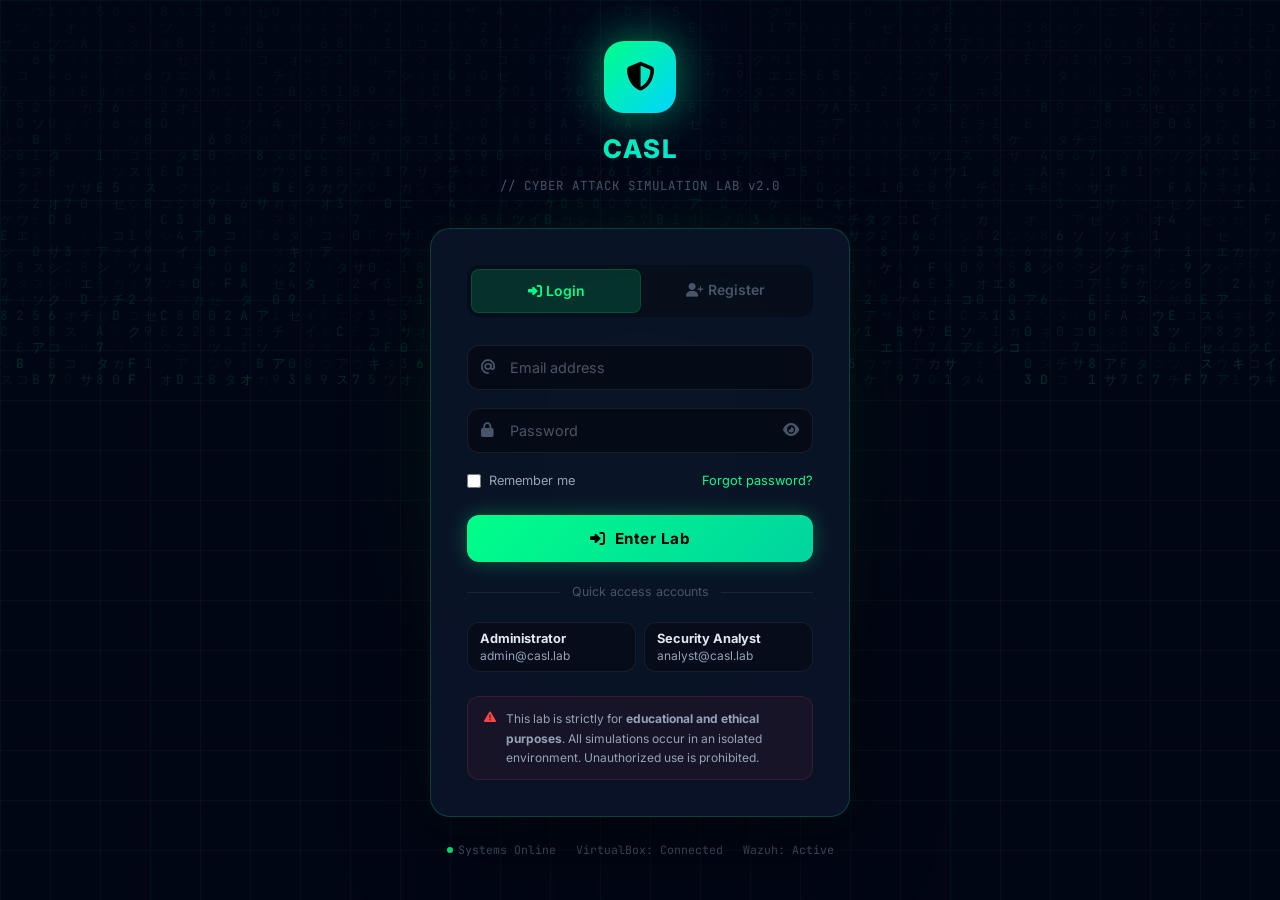
<file: gp/index.html>
<!DOCTYPE html>
<html lang="en">
<head>
  <meta charset="UTF-8"/>
  <meta name="viewport" content="width=device-width, initial-scale=1.0"/>
  <meta name="description" content="Cyber Attack Simulation Lab – Secure login portal for cybersecurity training platform"/>
  <title>CASL – Cyber Attack Simulation Lab</title>
  <link rel="stylesheet" href="css/style.css"/>
  <link rel="stylesheet" href="https://cdnjs.cloudflare.com/ajax/libs/font-awesome/6.5.0/css/all.min.css"/>
  <style>
    body { overflow: hidden; display: flex; align-items: center; justify-content: center; min-height: 100vh; }

    /* Matrix canvas */
    #matrix-canvas {
      position: fixed; inset: 0; z-index: 0;
      opacity: 0.18;
    }

    /* Radial glow center */
    .login-glow {
      position: fixed;
      width: 600px; height: 600px;
      border-radius: 50%;
      background: radial-gradient(circle, rgba(0,255,136,0.08) 0%, transparent 70%);
      top: 50%; left: 50%;
      transform: translate(-50%,-50%);
      pointer-events: none;
      z-index: 1;
    }

    /* Grid lines */
    .grid-overlay {
      position: fixed; inset: 0; z-index: 0;
      background-image:
        linear-gradient(rgba(0,255,136,0.04) 1px, transparent 1px),
        linear-gradient(90deg, rgba(0,255,136,0.04) 1px, transparent 1px);
      background-size: 50px 50px;
    }

    /* Login container */
    .login-wrap {
      position: relative; z-index: 10;
      width: 100%; max-width: 460px;
      padding: 20px;
      animation: fadeIn 0.6s ease;
    }

    /* Brand header */
    .brand-header {
      text-align: center;
      margin-bottom: 32px;
    }
    .brand-logo {
      width: 72px; height: 72px;
      background: linear-gradient(135deg, var(--green), var(--cyan));
      border-radius: 20px;
      display: flex; align-items: center; justify-content: center;
      font-size: 1.8rem;
      color: #000;
      margin: 0 auto 16px;
      box-shadow: 0 0 40px rgba(0,255,136,0.4), 0 0 80px rgba(0,212,255,0.2);
      animation: glowPulse 3s ease-in-out infinite;
    }
    .brand-name {
      font-size: 1.6rem; font-weight: 800;
      background: linear-gradient(135deg, var(--green), var(--cyan));
      -webkit-background-clip: text; -webkit-text-fill-color: transparent;
      background-clip: text;
      letter-spacing: 2px;
    }
    .brand-tagline {
      font-size: 0.78rem; color: var(--text-muted);
      font-family: 'JetBrains Mono', monospace;
      margin-top: 6px; letter-spacing: 1px;
    }

    /* Card */
    .login-card {
      background: rgba(10, 20, 40, 0.9);
      border: 1px solid rgba(0,255,136,0.2);
      border-radius: 20px;
      padding: 36px;
      backdrop-filter: blur(20px);
      box-shadow: 0 24px 80px rgba(0,0,0,0.6), 0 0 40px rgba(0,255,136,0.05);
    }

    /* Tabs */
    .auth-tabs {
      display: flex;
      background: rgba(0,0,0,0.3);
      border-radius: var(--radius-md);
      padding: 4px;
      margin-bottom: 28px;
    }
    .auth-tab {
      flex: 1; padding: 10px; text-align: center;
      border-radius: 8px;
      font-size: 0.875rem; font-weight: 600;
      color: var(--text-muted);
      cursor: pointer;
      transition: var(--transition);
    }
    .auth-tab.active {
      background: var(--green-dim);
      color: var(--green);
      border: 1px solid var(--border);
    }

    /* Input with icon */
    .input-wrap {
      position: relative;
      margin-bottom: 18px;
    }
    .input-icon {
      position: absolute; left: 14px; top: 50%; transform: translateY(-50%);
      color: var(--text-muted); font-size: 0.9rem; pointer-events: none;
    }
    .input-wrap input {
      width: 100%;
      background: rgba(0,0,0,0.4);
      border: 1px solid rgba(255,255,255,0.08);
      border-radius: var(--radius-md);
      padding: 13px 16px 13px 42px;
      color: var(--text-primary);
      font-size: 0.9rem;
      transition: var(--transition);
    }
    .input-wrap input:focus {
      border-color: var(--green);
      box-shadow: 0 0 0 3px rgba(0,255,136,0.1);
    }
    .input-wrap input::placeholder { color: var(--text-muted); }

    .eye-toggle {
      position: absolute; right: 14px; top: 50%; transform: translateY(-50%);
      color: var(--text-muted); cursor: pointer; font-size: 0.9rem;
      transition: var(--transition);
    }
    .eye-toggle:hover { color: var(--green); }

    /* Remember / Forgot */
    .form-meta {
      display: flex; align-items: center; justify-content: space-between;
      margin-bottom: 24px; font-size: 0.8rem;
    }
    .checkbox-wrap { display: flex; align-items: center; gap: 8px; color: var(--text-secondary); cursor: pointer; }
    .checkbox-wrap input[type=checkbox] { accent-color: var(--green); width: 14px; height: 14px; }
    .forgot-link { color: var(--green); font-size: 0.8rem; }
    .forgot-link:hover { text-decoration: underline; }

    /* Submit button */
    .btn-login {
      width: 100%;
      padding: 14px;
      background: linear-gradient(135deg, var(--green), #00d4a0);
      color: #000;
      font-weight: 700;
      font-size: 0.95rem;
      border-radius: var(--radius-md);
      border: none;
      cursor: pointer;
      transition: var(--transition);
      box-shadow: 0 0 20px rgba(0,255,136,0.3);
      letter-spacing: 0.5px;
    }
    .btn-login:hover {
      transform: translateY(-2px);
      box-shadow: 0 0 35px rgba(0,255,136,0.5);
    }
    .btn-login:active { transform: translateY(0); }
    .btn-login:disabled { opacity: 0.6; cursor: not-allowed; transform: none; }

    /* Loading state */
    .btn-login .spinner {
      display: none;
      animation: spin 0.8s linear infinite;
    }
    .btn-login.loading .btn-text { display: none; }
    .btn-login.loading .spinner { display: inline-block; }

    /* Divider */
    .or-divider {
      display: flex; align-items: center; gap: 12px;
      margin: 20px 0; color: var(--text-muted); font-size: 0.78rem;
    }
    .or-divider::before, .or-divider::after {
      content: ''; flex: 1;
      border-top: 1px solid rgba(255,255,255,0.07);
    }

    /* Quick-access test accounts */
    .demo-accounts {
      display: grid; grid-template-columns: 1fr 1fr; gap: 8px;
      margin-top: 16px;
    }
    .demo-btn {
      padding: 8px 12px;
      background: rgba(0,0,0,0.3);
      border: 1px solid rgba(255,255,255,0.07);
      border-radius: var(--radius-md);
      color: var(--text-secondary);
      font-size: 0.75rem;
      cursor: pointer;
      transition: var(--transition);
      text-align: left;
    }
    .demo-btn:hover { border-color: var(--border); color: var(--green); background: var(--green-dim); }
    .demo-btn strong { display: block; color: var(--text-primary); font-size: 0.8rem; margin-bottom: 2px; }

    /* Security disclaimer */
    .security-notice {
      margin-top: 24px; padding: 12px 16px;
      background: rgba(255,68,68,0.06);
      border: 1px solid rgba(255,68,68,0.15);
      border-radius: var(--radius-md);
      display: flex; gap: 10px; align-items: flex-start;
      font-size: 0.75rem; color: var(--text-secondary);
    }
    .security-notice i { color: var(--red); margin-top: 2px; flex-shrink: 0; }

    /* Form panel */
    .auth-form { display: none; }
    .auth-form.active { display: block; animation: fadeIn 0.3s ease; }

    /* Bottom status bar */
    .status-bar {
      display: flex; align-items: center; justify-content: center; gap: 20px;
      margin-top: 24px; font-size: 0.72rem;
      font-family: 'JetBrains Mono', monospace; color: var(--text-muted);
    }
    .status-bar span { display: flex; align-items: center; gap: 5px; }
    .status-bar .dot { width: 6px; height: 6px; border-radius: 50%; background: var(--green); }
  </style>
</head>
<body>
  <canvas id="matrix-canvas"></canvas>
  <div class="grid-overlay"></div>
  <div class="login-glow"></div>

  <div class="login-wrap">
    <!-- Brand -->
    <div class="brand-header">
      <div class="brand-logo"><i class="fas fa-shield-halved"></i></div>
      <div class="brand-name">CASL</div>
      <div class="brand-tagline">// CYBER ATTACK SIMULATION LAB v2.0</div>
    </div>

    <!-- Card -->
    <div class="login-card">
      <!-- Tabs -->
      <div class="auth-tabs">
        <div class="auth-tab active" id="tab-login" onclick="switchTab('login')">
          <i class="fas fa-right-to-bracket"></i> Login
        </div>
        <div class="auth-tab" id="tab-register" onclick="switchTab('register')">
          <i class="fas fa-user-plus"></i> Register
        </div>
      </div>

      <!-- Login Form -->
      <div class="auth-form active" id="form-login">
        <div class="input-wrap">
          <i class="fas fa-at input-icon"></i>
          <input type="email" id="login-email" placeholder="Email address" autocomplete="email"/>
        </div>
        <div class="input-wrap">
          <i class="fas fa-lock input-icon"></i>
          <input type="password" id="login-password" placeholder="Password"/>
          <i class="fas fa-eye eye-toggle" id="pw-toggle" onclick="togglePassword('login-password','pw-toggle')"></i>
        </div>
        <div class="form-meta">
          <label class="checkbox-wrap">
            <input type="checkbox" id="remember-me"/> Remember me
          </label>
          <a href="#" class="forgot-link">Forgot password?</a>
        </div>
        <button class="btn-login" id="btn-login" onclick="doLogin()">
          <span class="btn-text"><i class="fas fa-right-to-bracket"></i> &nbsp;Enter Lab</span>
          <i class="fas fa-spinner spinner"></i>
        </button>

        <div class="or-divider">Quick access accounts</div>
        <div class="demo-accounts">
          <button class="demo-btn" onclick="fillDemo('admin@casl.lab','Admin@2024')">
            <strong>Administrator</strong>
            admin@casl.lab
          </button>
          <button class="demo-btn" onclick="fillDemo('analyst@casl.lab','Analyst@2024')">
            <strong>Security Analyst</strong>
            analyst@casl.lab
          </button>
        </div>
      </div>

      <!-- Register Form -->
      <div class="auth-form" id="form-register">
        <div class="input-wrap">
          <i class="fas fa-user input-icon"></i>
          <input type="text" id="reg-name" placeholder="Full name"/>
        </div>
        <div class="input-wrap">
          <i class="fas fa-at input-icon"></i>
          <input type="email" id="reg-email" placeholder="Email address"/>
        </div>
        <div class="input-wrap">
          <i class="fas fa-building input-icon"></i>
          <input type="text" id="reg-org" placeholder="University / Organization"/>
        </div>
        <div class="input-wrap">
          <i class="fas fa-lock input-icon"></i>
          <input type="password" id="reg-password" placeholder="Create password"/>
        </div>
        <div class="input-wrap">
          <i class="fas fa-lock input-icon"></i>
          <input type="password" id="reg-confirm" placeholder="Confirm password"/>
        </div>
        <button class="btn-login" id="btn-register" onclick="doRegister()">
          <span class="btn-text"><i class="fas fa-user-plus"></i> &nbsp;Create Account</span>
          <i class="fas fa-spinner spinner"></i>
        </button>
      </div>

      <!-- Security Notice -->
      <div class="security-notice">
        <i class="fas fa-triangle-exclamation"></i>
        <span>This lab is strictly for <strong>educational and ethical purposes</strong>. All simulations occur in an isolated environment. Unauthorized use is prohibited.</span>
      </div>
    </div>

    <!-- Status bar -->
    <div class="status-bar">
      <span><span class="dot"></span> Systems Online</span>
      <span>VirtualBox: Connected</span>
      <span>Wazuh: Active</span>
    </div>
  </div>

  <div id="toast-container"></div>

  <script src="js/app.js"></script>
  <script>
    /* ── Matrix Rain ── */
    (function() {
      const canvas = document.getElementById('matrix-canvas');
      const ctx = canvas.getContext('2d');
      let W, H, cols, drops;

      function resize() {
        W = canvas.width  = window.innerWidth;
        H = canvas.height = window.innerHeight;
        cols  = Math.floor(W / 16);
        drops = Array(cols).fill(1);
      }

      function draw() {
        ctx.fillStyle = 'rgba(2,8,23,0.05)';
        ctx.fillRect(0, 0, W, H);
        ctx.fillStyle = '#00ff88';
        ctx.font = '13px JetBrains Mono, monospace';

        const chars = '01アイウエオカキクケコサシスセソタチツABCDEF0123456789';
        drops.forEach((y, i) => {
          const ch = chars[Math.floor(Math.random() * chars.length)];
          ctx.fillStyle = `rgba(0, ${Math.floor(200 + Math.random()*55)}, ${Math.floor(100 + Math.random()*55)}, ${Math.random()})`;
          ctx.fillText(ch, i * 16, y * 16);
          if (y * 16 > H && Math.random() > 0.975) drops[i] = 0;
          drops[i]++;
        });
      }

      resize();
      window.addEventListener('resize', resize);
      setInterval(draw, 50);
    })();

    /* ── Tab switch ── */
    function switchTab(tab) {
      document.querySelectorAll('.auth-tab').forEach(t => t.classList.remove('active'));
      document.querySelectorAll('.auth-form').forEach(f => f.classList.remove('active'));
      document.getElementById('tab-' + tab).classList.add('active');
      document.getElementById('form-' + tab).classList.add('active');
    }

    /* ── Toggle password visibility ── */
    function togglePassword(inputId, iconId) {
      const inp = document.getElementById(inputId);
      const ico = document.getElementById(iconId);
      if (inp.type === 'password') {
        inp.type = 'text';
        ico.className = 'fas fa-eye-slash eye-toggle';
      } else {
        inp.type = 'password';
        ico.className = 'fas fa-eye eye-toggle';
      }
    }

    /* ── Fill demo credentials ── */
    function fillDemo(email, pass) {
      document.getElementById('login-email').value = email;
      document.getElementById('login-password').value = pass;
    }

    /* ── Login ── */
    function doLogin() {
      const email = document.getElementById('login-email').value.trim();
      const pass  = document.getElementById('login-password').value;
      const btn   = document.getElementById('btn-login');

      if (!email || !pass) { Toast.warning('Missing fields', 'Please enter your email and password'); return; }

      btn.classList.add('loading');
      btn.disabled = true;

      setTimeout(() => {
        const users = {
          'admin@casl.lab':   { name: 'Administrator', role: 'Lab Admin',        password: 'Admin@2024' },
          'analyst@casl.lab': { name: 'Ali Al-Qahtani', role: 'Security Analyst', password: 'Analyst@2024' }
        };

        // Allow any password for registered users
        const registered = JSON.parse(localStorage.getItem('casl_registered') || '[]');
        const regUser = registered.find(u => u.email === email && u.password === pass);
        const defUser = users[email];

        let user = null;
        if (regUser) user = regUser;
        else if (defUser && (defUser.password === pass || pass.length >= 6)) user = { name: defUser.name, role: defUser.role, email };

        if (user) {
          localStorage.setItem('casl_user', JSON.stringify({ name: user.name, role: user.role, email }));
          Toast.success('Access Granted', `Welcome back, ${user.name}!`);
          setTimeout(() => { window.location.href = 'dashboard.html'; }, 1000);
        } else {
          btn.classList.remove('loading');
          btn.disabled = false;
          Toast.error('Access Denied', 'Invalid credentials. Try the demo accounts.');
        }
      }, 1500);
    }

    /* ── Register ── */
    function doRegister() {
      const name  = document.getElementById('reg-name').value.trim();
      const email = document.getElementById('reg-email').value.trim();
      const org   = document.getElementById('reg-org').value.trim();
      const pass  = document.getElementById('reg-password').value;
      const conf  = document.getElementById('reg-confirm').value;
      const btn   = document.getElementById('btn-register');

      if (!name || !email || !pass) { Toast.warning('Missing fields', 'Please fill all required fields'); return; }
      if (pass !== conf) { Toast.error('Password mismatch', 'Passwords do not match'); return; }
      if (pass.length < 6) { Toast.warning('Weak password', 'Password must be at least 6 characters'); return; }

      btn.classList.add('loading'); btn.disabled = true;

      setTimeout(() => {
        const registered = JSON.parse(localStorage.getItem('casl_registered') || '[]');
        registered.push({ name, email, org, password: pass, role: 'Student Researcher' });
        localStorage.setItem('casl_registered', JSON.stringify(registered));
        btn.classList.remove('loading'); btn.disabled = false;
        Toast.success('Account Created', `Welcome, ${name}! You can now log in.`);
        switchTab('login');
        document.getElementById('login-email').value = email;
      }, 1200);
    }

    /* Enter key support */
    document.addEventListener('keydown', e => {
      if (e.key === 'Enter') {
        if (document.getElementById('form-login').classList.contains('active')) doLogin();
        else doRegister();
      }
    });

    /* Redirect if already logged in */
    if (Auth.isLoggedIn()) window.location.href = 'dashboard.html';
  </script>
</body>
</html>
</file>
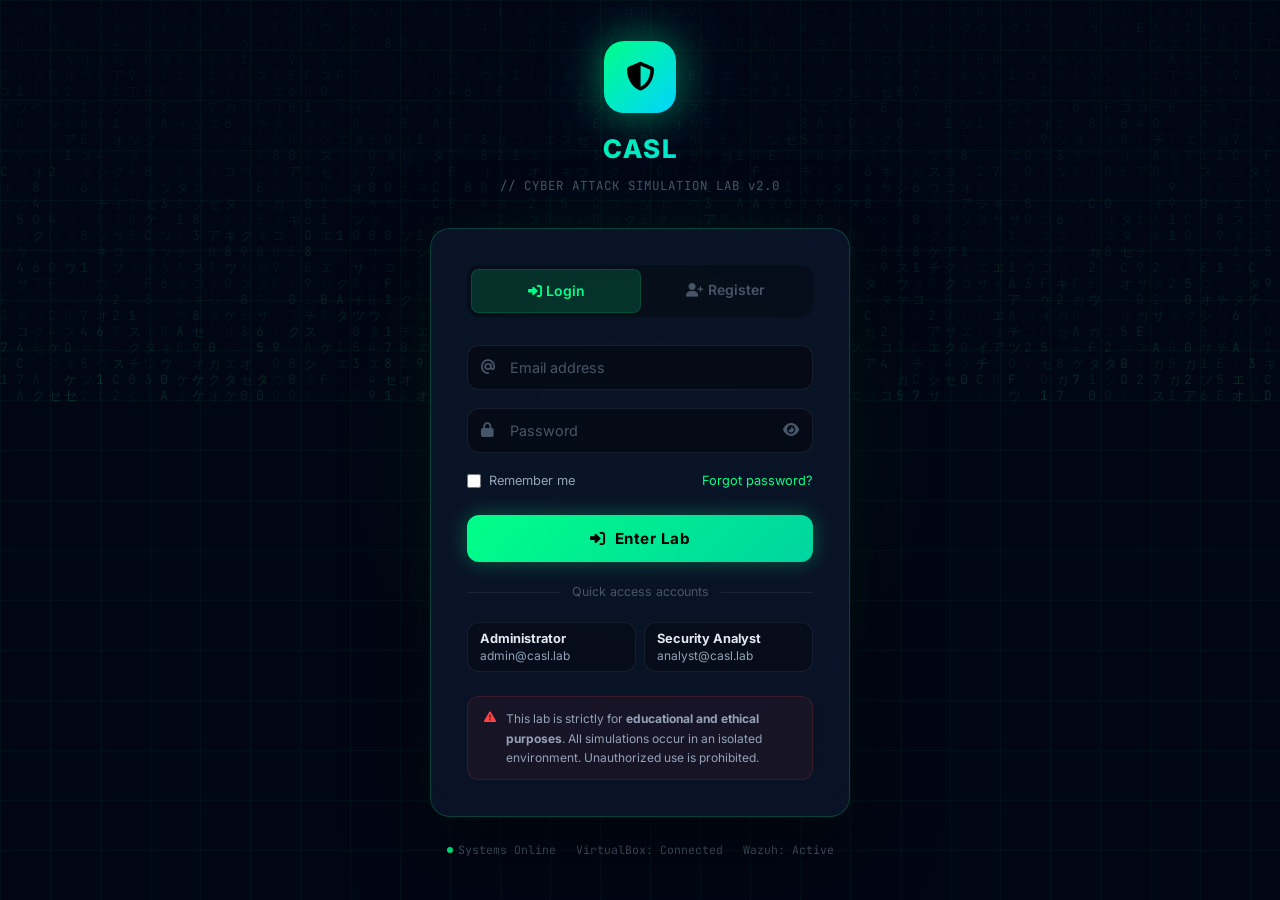
<file: gp/battle.html>
<!DOCTYPE html>
<html lang="en">
<head>
  <meta charset="UTF-8"/>
  <meta name="viewport" content="width=device-width, initial-scale=1.0"/>
  <meta name="description" content="CASL Battle Mode – Real-time Attack vs Defense cybersecurity game"/>
  <title>Battle Mode – CASL</title>
  <link rel="stylesheet" href="css/style.css"/>
  <link rel="stylesheet" href="https://cdnjs.cloudflare.com/ajax/libs/font-awesome/6.5.0/css/all.min.css"/>
  <style>
    /* ── Mode Selector ── */
    .mode-selector {
      display: flex;
      gap: 16px;
      margin-bottom: 28px;
    }
    .mode-card {
      flex: 1;
      padding: 28px 24px;
      border-radius: 16px;
      border: 2px solid var(--border-card);
      background: var(--bg-card);
      cursor: pointer;
      transition: all 0.3s ease;
      text-align: center;
      position: relative;
      overflow: hidden;
    }
    .mode-card::before {
      content: '';
      position: absolute; inset: 0;
      opacity: 0;
      transition: opacity 0.3s;
    }
    .mode-card.attack-mode::before { background: radial-gradient(circle at 50% 0%, rgba(255,68,68,0.15), transparent 70%); }
    .mode-card.defend-mode::before { background: radial-gradient(circle at 50% 0%, rgba(0,212,255,0.15), transparent 70%); }
    .mode-card:hover { transform: translateY(-4px); }
    .mode-card:hover::before { opacity: 1; }
    .mode-card.active.attack-mode { border-color: #ff4444; box-shadow: 0 0 30px rgba(255,68,68,0.25); }
    .mode-card.active.defend-mode { border-color: #00d4ff; box-shadow: 0 0 30px rgba(0,212,255,0.25); }
    .mode-card.active::before { opacity: 1; }
    .mode-icon {
      font-size: 2.8rem;
      margin-bottom: 12px;
      display: block;
    }
    .attack-mode .mode-icon { color: #ff4444; }
    .defend-mode .mode-icon { color: #00d4ff; }
    .mode-title { font-size: 1.2rem; font-weight: 800; margin-bottom: 6px; }
    .mode-desc  { font-size: 0.82rem; color: var(--text-secondary); line-height: 1.5; }
    .mode-badge {
      display: inline-block;
      margin-top: 14px;
      padding: 4px 14px;
      border-radius: 20px;
      font-size: 0.7rem;
      font-weight: 700;
      font-family: 'JetBrains Mono', monospace;
      letter-spacing: 0.05em;
    }
    .attack-mode .mode-badge { background: rgba(255,68,68,0.15); color: #ff4444; }
    .defend-mode .mode-badge { background: rgba(0,212,255,0.15); color: #00d4ff; }

    /* ── Interactive Typing Terminal ── */
    .iterm-wrap {
      background: #000;
      border: 1px solid rgba(255,68,68,0.35);
      border-radius: 12px;
      overflow: hidden;
    }
    .iterm-bar {
      display: flex; align-items: center; justify-content: space-between;
      padding: 8px 14px;
      background: #0d1117;
      border-bottom: 1px solid rgba(255,255,255,0.06);
      font-family: 'JetBrains Mono', monospace; font-size: 0.72rem;
    }
    .iterm-dots { display:flex; gap:6px; }
    .iterm-dot { width:10px; height:10px; border-radius:50%; }
    .iterm-title-bar { color: var(--text-muted); font-size:0.7rem; }
    .iterm-mode-badge { font-size:0.68rem; padding:2px 10px; border-radius:4px; background:rgba(255,68,68,0.12); color:#ff4444; border:1px solid rgba(255,68,68,0.25); }
    .iterm-history {
      padding: 14px 16px;
      min-height: 220px; max-height: 300px;
      overflow-y: auto;
      font-family: 'JetBrains Mono', monospace;
      font-size: 0.82rem;
      line-height: 1.65;
    }
    .iterm-row { display:flex; gap:8px; margin-bottom:1px; }
    .iterm-prompt { color:#00ff88; flex-shrink:0; white-space:nowrap; user-select:none; }
    .iterm-typed  { color:#e2e8f0; }
    .iterm-out    { display:block; padding-left:0; margin:2px 0 8px; white-space:pre-wrap; word-break:break-all; }
    .iterm-out.ok   { color:#00ff88; }
    .iterm-out.info { color:#00d4ff; }
    .iterm-out.warn { color:#ff8c00; }
    .iterm-out.err  { color:#ff4444; }
    .iterm-out.muted{ color:#475569; }
    .iterm-input-row {
      display: flex; align-items: center; gap: 8px;
      padding: 9px 16px 11px;
      border-top: 1px solid rgba(255,68,68,0.1);
      background: #000;
    }
    .iterm-prompt-label { color:#00ff88; font-family:'JetBrains Mono',monospace; font-size:0.82rem; flex-shrink:0; white-space:nowrap; user-select:none; }
    .iterm-input {
      flex:1;
      background: transparent;
      border: none; outline: none;
      color: #e2e8f0;
      font-family: 'JetBrains Mono', monospace;
      font-size: 0.82rem;
      caret-color: #00ff88;
    }
    .iterm-enter-btn {
      padding: 4px 14px;
      background: rgba(255,68,68,0.12);
      border: 1px solid rgba(255,68,68,0.3);
      border-radius: 5px;
      color: #ff4444;
      font-size: 0.72rem; font-family:'JetBrains Mono',monospace;
      cursor: pointer; transition: all 0.2s; white-space:nowrap;
    }
    .iterm-enter-btn:hover { background:rgba(255,68,68,0.22); }
    .iterm-hint {
      padding: 8px 16px;
      font-size: 0.74rem;
      font-family:'JetBrains Mono',monospace;
      border-top: 1px solid rgba(255,255,255,0.04);
      color: var(--text-muted);
      background: rgba(255,255,255,0.01);
    }
    .iterm-hint b { color: var(--orange); }
    /* Defend terminal — blue theme */
    .iterm-wrap.defend-theme { border-color: rgba(0,212,255,0.35); }
    .iterm-wrap.defend-theme .iterm-mode-badge { background:rgba(0,212,255,0.12); color:#00d4ff; border-color:rgba(0,212,255,0.25); }
    .iterm-wrap.defend-theme .iterm-input-row { border-color: rgba(0,212,255,0.1); }
    .iterm-wrap.defend-theme .iterm-enter-btn { background:rgba(0,212,255,0.12); border-color:rgba(0,212,255,0.3); color:#00d4ff; }
    .iterm-wrap.defend-theme .iterm-enter-btn:hover { background:rgba(0,212,255,0.22); }

    /* ── Score Board ── */
    .scoreboard {
      display: flex;
      align-items: center;
      gap: 0;
      background: var(--bg-card);
      border: 1px solid var(--border-card);
      border-radius: 16px;
      padding: 0;
      margin-bottom: 24px;
      overflow: hidden;
    }
    .score-side {
      flex: 1;
      padding: 20px 24px;
      text-align: center;
    }
    .score-side.attacker { background: rgba(255,68,68,0.06); }
    .score-side.defender { background: rgba(0,212,255,0.06); }
    .score-label { font-size: 0.7rem; font-weight: 700; letter-spacing: 0.1em; color: var(--text-muted); text-transform: uppercase; margin-bottom: 4px; }
    .score-name  { font-size: 0.95rem; font-weight: 700; margin-bottom: 8px; }
    .score-num   { font-size: 2.8rem; font-weight: 900; font-family: 'JetBrains Mono', monospace; line-height: 1; }
    .attacker .score-num { color: #ff4444; }
    .defender .score-num { color: #00d4ff; }
    .score-divider {
      width: 1px; min-width: 1px;
      background: var(--border-card);
      align-self: stretch;
    }
    .score-center {
      padding: 16px 28px;
      text-align: center;
    }
    .score-vs { font-size: 1.5rem; font-weight: 900; color: var(--text-muted); }
    .score-round { font-size: 0.72rem; color: var(--text-secondary); font-family: 'JetBrains Mono', monospace; margin-top: 4px; }
    .score-timer {
      font-size: 1.1rem;
      font-weight: 700;
      font-family: 'JetBrains Mono', monospace;
      color: var(--green);
      margin-top: 6px;
    }
    .score-timer.danger { color: #ff4444; animation: glowPulse 0.8s ease-in-out infinite; }

    /* ── Difficulty ── */
    .diff-selector {
      display: flex;
      gap: 8px;
    }
    .diff-btn {
      padding: 6px 18px;
      border-radius: 20px;
      font-size: 0.78rem;
      font-weight: 700;
      cursor: pointer;
      transition: all 0.2s;
      border: 1px solid var(--border-card);
      background: transparent;
      color: var(--text-muted);
    }
    .diff-btn:hover { color: var(--text-primary); border-color: var(--border); }
    .diff-btn.active.easy   { background: rgba(0,255,136,0.15); color: var(--green); border-color: var(--green); }
    .diff-btn.active.medium { background: rgba(255,140,0,0.15); color: var(--orange); border-color: var(--orange); }
    .diff-btn.active.hard   { background: rgba(255,68,68,0.15); color: #ff4444; border-color: #ff4444; }

    /* ── Battle Arena ── */
    #battle-arena { display: none; }
    #battle-arena.active { display: block; }

    .arena-split {
      display: grid;
      grid-template-columns: 1fr 1fr;
      gap: 20px;
      margin-bottom: 20px;
    }

    /* ── Attack Panel ── */
    .attack-panel {
      border: 1px solid rgba(255,68,68,0.3);
      border-radius: 14px;
      background: rgba(255,68,68,0.04);
      overflow: hidden;
    }
    .panel-header-custom {
      padding: 14px 18px;
      display: flex;
      align-items: center;
      gap: 10px;
      font-weight: 700;
      font-size: 0.9rem;
      border-bottom: 1px solid rgba(255,255,255,0.06);
    }
    .attack-panel .panel-header-custom { color: #ff4444; }
    .defend-panel .panel-header-custom { color: #00d4ff; }
    .defend-panel {
      border: 1px solid rgba(0,212,255,0.3);
      border-radius: 14px;
      background: rgba(0,212,255,0.04);
      overflow: hidden;
    }
    .panel-body { padding: 16px; }

    /* ── Attack cards in YOU ATTACK mode ── */
    .attack-options { display: flex; flex-direction: column; gap: 10px; }
    .attack-opt {
      padding: 14px 16px;
      border-radius: 10px;
      border: 1px solid var(--border-card);
      background: rgba(0,0,0,0.2);
      cursor: pointer;
      transition: all 0.2s;
      display: flex;
      align-items: center;
      gap: 12px;
    }
    .attack-opt:hover { border-color: rgba(255,68,68,0.5); background: rgba(255,68,68,0.08); transform: translateX(3px); }
    .attack-opt.launched { border-color: #ff4444; background: rgba(255,68,68,0.12); opacity: 0.6; pointer-events: none; }
    .attack-opt.blocked  { border-color: #00d4ff; background: rgba(0,212,255,0.08); opacity: 0.5; pointer-events: none; }
    .attack-opt-icon { font-size: 1.3rem; width: 36px; text-align: center; }
    .attack-opt-name { font-weight: 700; font-size: 0.88rem; }
    .attack-opt-desc { font-size: 0.75rem; color: var(--text-secondary); }
    .attack-opt-badge {
      margin-left: auto;
      font-size: 0.68rem;
      padding: 2px 8px;
      border-radius: 10px;
      font-weight: 700;
      font-family: 'JetBrains Mono', monospace;
    }

    /* ── Defense feed ── */
    .defense-feed { display: flex; flex-direction: column; gap: 8px; max-height: 340px; overflow-y: auto; }
    .defense-event {
      padding: 10px 14px;
      border-radius: 8px;
      font-size: 0.8rem;
      line-height: 1.5;
      border-left: 3px solid transparent;
      animation: slideInRight 0.4s ease;
    }
    @keyframes slideInRight { from { opacity:0; transform:translateX(20px); } to { opacity:1; transform:translateX(0); } }
    .defense-event.detected { border-color: #00d4ff; background: rgba(0,212,255,0.08); }
    .defense-event.blocked  { border-color: var(--green); background: rgba(0,255,136,0.08); }
    .defense-event.breached { border-color: #ff4444; background: rgba(255,68,68,0.08); }
    .defense-event.warn     { border-color: var(--orange); background: rgba(255,140,0,0.08); }
    .def-time { font-size: 0.68rem; color: var(--text-muted); font-family: 'JetBrains Mono', monospace; }

    /* ── Defend Mode: Incoming attacks ── */
    .incoming-attacks { display: flex; flex-direction: column; gap: 10px; }
    .incoming-attack {
      padding: 14px 16px;
      border-radius: 10px;
      border: 1px solid rgba(255,68,68,0.4);
      background: rgba(255,68,68,0.06);
      animation: pulseAttack 1.5s ease-in-out infinite;
    }
    @keyframes pulseAttack {
      0%,100% { box-shadow: 0 0 0 0 rgba(255,68,68,0); }
      50% { box-shadow: 0 0 12px rgba(255,68,68,0.3); }
    }
    .incoming-attack.resolved { animation: none; opacity: 0.4; border-color: var(--border-card); }
    .incoming-header { display: flex; align-items: center; gap: 10px; margin-bottom: 10px; }
    .incoming-name { font-weight: 700; font-size: 0.9rem; color: #ff4444; }
    .incoming-severity {
      margin-left: auto;
      font-size: 0.68rem;
      padding: 2px 10px;
      border-radius: 10px;
      font-weight: 700;
    }
    .sev-critical { background: rgba(255,68,68,0.2); color: #ff4444; }
    .sev-high     { background: rgba(255,140,0,0.2); color: var(--orange); }
    .sev-medium   { background: rgba(255,215,0,0.2); color: var(--yellow, #ffd700); }
    .response-options { display: grid; grid-template-columns: 1fr 1fr; gap: 8px; }
    .resp-btn {
      padding: 9px 12px;
      border-radius: 8px;
      font-size: 0.78rem;
      font-weight: 600;
      cursor: pointer;
      transition: all 0.2s;
      border: 1px solid var(--border-card);
      background: rgba(255,255,255,0.04);
      color: var(--text-primary);
      text-align: center;
    }
    .resp-btn:hover { background: rgba(255,255,255,0.08); border-color: var(--border); transform: scale(1.02); }
    .resp-btn.correct { background: rgba(0,255,136,0.15); border-color: var(--green); color: var(--green); pointer-events: none; }
    .resp-btn.wrong   { background: rgba(255,68,68,0.15); border-color: #ff4444; color: #ff4444; pointer-events: none; }

    /* ── Terminal (mini) ── */
    .mini-terminal {
      background: #0a0e1a;
      border-radius: 10px;
      font-family: 'JetBrains Mono', monospace;
      font-size: 0.78rem;
      height: 180px;
      overflow-y: auto;
      padding: 12px 14px;
      border: 1px solid rgba(255,255,255,0.06);
    }
    .t-line { line-height: 1.6; white-space: pre-wrap; }
    .t-line.t-cmd  { color: #00ff88; }
    .t-line.t-info { color: #00d4ff; }
    .t-line.t-err  { color: #ff4444; }
    .t-line.t-out  { color: #94a3b8; }
    .t-line.t-warn { color: #ff8c00; }

    /* ── Result Overlay ── */
    .result-overlay {
      display: none;
      position: fixed; inset: 0;
      background: rgba(0,0,0,0.85);
      z-index: 1000;
      align-items: center;
      justify-content: center;
      backdrop-filter: blur(6px);
    }
    .result-overlay.show { display: flex; }
    .result-box {
      background: var(--bg-card);
      border-radius: 20px;
      padding: 48px 56px;
      text-align: center;
      max-width: 440px;
      width: 90%;
      border: 2px solid var(--border-card);
      animation: popIn 0.4s cubic-bezier(0.34,1.56,0.64,1);
    }
    @keyframes popIn { from { transform: scale(0.5); opacity: 0; } to { transform: scale(1); opacity: 1; } }
    .result-emoji { font-size: 4rem; margin-bottom: 12px; }
    .result-title { font-size: 1.8rem; font-weight: 900; margin-bottom: 8px; }
    .result-sub   { font-size: 0.9rem; color: var(--text-secondary); margin-bottom: 24px; }
    .result-stats { display: flex; gap: 24px; justify-content: center; margin-bottom: 28px; }
    .result-stat  { text-align: center; }
    .result-stat .rs-num   { font-size: 2rem; font-weight: 900; font-family: 'JetBrains Mono', monospace; }
    .result-stat .rs-label { font-size: 0.72rem; color: var(--text-muted); }

    /* ── Idle state ── */
    #idle-state { text-align: center; padding: 60px 24px; color: var(--text-secondary); }
    #idle-state i { font-size: 3.5rem; color: var(--border); margin-bottom: 16px; display: block; }
    #idle-state p { font-size: 0.95rem; }

    /* ── Start button ── */
    .start-battle-btn {
      padding: 14px 40px;
      border-radius: 12px;
      font-size: 1rem;
      font-weight: 800;
      cursor: pointer;
      transition: all 0.3s;
      border: none;
      letter-spacing: 0.05em;
    }
    .start-battle-btn.attack-style { background: linear-gradient(135deg, #ff4444, #ff0000); color: #fff; }
    .start-battle-btn.attack-style:hover { box-shadow: 0 0 30px rgba(255,68,68,0.5); transform: translateY(-2px); }
    .start-battle-btn.defend-style { background: linear-gradient(135deg, #00d4ff, #0099cc); color: #000; }
    .start-battle-btn.defend-style:hover { box-shadow: 0 0 30px rgba(0,212,255,0.5); transform: translateY(-2px); }

    /* ── Pulse score animation ── */
    @keyframes scoreFlash {
      0% { transform: scale(1); }
      50% { transform: scale(1.3); }
      100% { transform: scale(1); }
    }
    .score-flash { animation: scoreFlash 0.4s ease; }

    /* ── Health bars ── */
    .health-bar-wrap {
      margin-top: 12px;
    }
    .health-label { font-size: 0.72rem; color: var(--text-muted); margin-bottom: 4px; display: flex; justify-content: space-between; }
    .health-bar {
      height: 6px;
      border-radius: 3px;
      background: rgba(255,255,255,0.06);
      overflow: hidden;
    }
    .health-fill {
      height: 100%;
      border-radius: 3px;
      transition: width 0.5s ease;
    }
    .health-fill.attacker { background: linear-gradient(90deg, #ff4444, #ff6666); }
    .health-fill.defender { background: linear-gradient(90deg, #00d4ff, #00ffcc); }
  </style>
</head>
<body>
<div class="app-layout">
  <!-- Sidebar -->
  <aside class="sidebar">
    <div class="sidebar-logo">
      <div class="logo-icon"><i class="fas fa-shield-halved"></i></div>
      <div class="logo-text">
        <span class="logo-title">CYBER ATTACK</span>
        <span class="logo-sub">// Simulation Lab</span>
      </div>
    </div>
    <nav class="sidebar-nav">
      <div class="nav-section-label">Main</div>
      <a class="nav-item" href="dashboard.html"><i class="fas fa-gauge-high"></i> Dashboard</a>
      <a class="nav-item" href="simulations.html"><i class="fas fa-bolt"></i> Simulations</a>
      <a class="nav-item" href="monitoring.html"><i class="fas fa-radar"></i> Monitoring</a>
      <a class="nav-item" href="reports.html"><i class="fas fa-chart-bar"></i> Reports</a>
      <a class="nav-item" href="topology.html"><i class="fas fa-diagram-project"></i> Network Map</a>
      <a class="nav-item" href="chapters.html"><i class="fas fa-book-open"></i> Documentation</a>
      <a class="nav-item" href="learn.html"><i class="fas fa-graduation-cap"></i> Attack Guide</a>
      <a class="nav-item active" href="battle.html"><i class="fas fa-swords"></i> Battle Mode <span class="nav-badge" style="background:#ff4444;color:#fff">NEW</span></a>
      <div class="nav-section-label">System</div>
      <a class="nav-item" href="#" onclick="Toast.info('Settings','Coming soon')"><i class="fas fa-sliders"></i> Settings</a>
      <a class="nav-item" href="#" id="logout-btn"><i class="fas fa-right-from-bracket"></i> Logout</a>
    </nav>
    <div class="sidebar-footer">
      <div class="user-profile">
        <div class="user-avatar" id="sidebar-user-avatar">A</div>
        <div class="user-info">
          <div class="user-name" id="sidebar-user-name">Administrator</div>
          <div class="user-role" id="sidebar-user-role">Lab Admin</div>
        </div>
      </div>
    </div>
  </aside>

  <div class="main-content">
    <header class="app-header">
      <div class="header-left">
        <div>
          <div class="page-title"><i class="fas fa-swords" style="color:#ff4444;margin-right:8px"></i>Battle Mode</div>
          <div class="page-subtitle">// Attack vs Defense — Interactive Cybersecurity Game</div>
        </div>
      </div>
      <div class="header-right">
        <div class="diff-selector">
          <button class="diff-btn easy active" onclick="setDifficulty('easy',this)">Easy</button>
          <button class="diff-btn medium" onclick="setDifficulty('medium',this)">Medium</button>
          <button class="diff-btn hard" onclick="setDifficulty('hard',this)">Hard</button>
        </div>
        <div class="header-time" id="header-clock">00:00:00</div>
      </div>
    </header>

    <main class="page-content">

      <!-- Mode Selector -->
      <div class="mode-selector" id="mode-selector">
        <div class="mode-card attack-mode" id="card-attack" onclick="selectMode('attack')">
          <span class="mode-icon"><i class="fas fa-skull-crossbones"></i></span>
          <div class="mode-title">You Attack 🗡️</div>
          <div class="mode-desc">اكتُب أوامر Kali Linux الحقيقية (nmap, hydra, msfconsole...) — الـ AI يحاول يوقفك.</div>
          <div class="mode-badge">TERMINAL MODE ⌨️</div>
        </div>
        <div class="mode-card defend-mode" id="card-defend" onclick="selectMode('defend')">
          <span class="mode-icon"><i class="fas fa-shield-halved"></i></span>
          <div class="mode-title">You Defend 🛡️</div>
          <div class="mode-desc">الـ AI يهاجمك، اكتُب أمر الدفاع الصحيح في التيرمنال قبل فوات الأوان.</div>
          <div class="mode-badge">DEFENDER MODE ⌨️</div>
        </div>
      </div>

      <!-- Scoreboard -->
      <div class="scoreboard" id="scoreboard">
        <div class="score-side attacker">
          <div class="score-label">Attacker</div>
          <div class="score-name" id="attacker-name">—</div>
          <div class="score-num" id="attacker-score">0</div>
          <div class="health-bar-wrap">
            <div class="health-label"><span>Power</span><span id="att-hp-pct">100%</span></div>
            <div class="health-bar"><div class="health-fill attacker" id="att-hp" style="width:100%"></div></div>
          </div>
        </div>
        <div class="score-divider"></div>
        <div class="score-center">
          <div class="score-vs">VS</div>
          <div class="score-round" id="round-label">Round 1</div>
          <div class="score-timer" id="battle-timer">--:--</div>
        </div>
        <div class="score-divider"></div>
        <div class="score-side defender">
          <div class="score-label">Defender</div>
          <div class="score-name" id="defender-name">—</div>
          <div class="score-num" id="defender-score">0</div>
          <div class="health-bar-wrap">
            <div class="health-label"><span>Shield</span><span id="def-hp-pct">100%</span></div>
            <div class="health-bar"><div class="health-fill defender" id="def-hp" style="width:100%"></div></div>
          </div>
        </div>
      </div>

      <!-- Idle State -->
      <div id="idle-state">
        <i class="fas fa-swords"></i>
        <p>اختر وضع اللعب من الأعلى وابدأ المعركة</p>
        <div style="margin-top:24px;display:flex;gap:12px;justify-content:center">
          <button class="start-battle-btn attack-style" onclick="selectMode('attack');startBattle()" id="quick-attack-btn" style="display:none">
            <i class="fas fa-skull-crossbones"></i> Start — Attack Mode
          </button>
          <button class="start-battle-btn defend-style" onclick="selectMode('defend');startBattle()" id="quick-defend-btn" style="display:none">
            <i class="fas fa-shield-halved"></i> Start — Defend Mode
          </button>
        </div>
      </div>

      <!-- Battle Arena -->
      <div id="battle-arena">

        <!-- YOU ATTACK mode -->
        <div id="arena-attack" style="display:none">
          <div class="arena-split">
            <!-- Interactive Attack Terminal -->
            <div class="attack-panel">
              <div class="panel-header-custom"><i class="fas fa-terminal"></i> Kali Linux Terminal — اكتب الأوامر</div>
              <div class="panel-body" style="padding:12px">
                <!-- Cheat sheet -->
                <div style="margin-bottom:10px;padding:10px 12px;background:rgba(255,68,68,0.06);border-radius:8px;border:1px solid rgba(255,68,68,0.15);font-family:'JetBrains Mono',monospace;font-size:0.74rem">
                  <div style="color:#ff4444;font-weight:700;margin-bottom:6px">⌨️ أوامر متاحة:</div>
                  <div style="color:var(--text-secondary);line-height:1.8">
                    <span style="color:#00d4ff">nmap</span> -sV ... &nbsp;|&nbsp;
                    <span style="color:#ff4444">hydra</span> -l ... &nbsp;|&nbsp;
                    <span style="color:#a855f7">msfconsole</span> &nbsp;|&nbsp;
                    <span style="color:#ff8c00">setoolkit</span><br/>
                    <span style="color:#ffd700">python3</span> ransom.py &nbsp;|&nbsp;
                    <span style="color:#00ff88">sudo vim</span> -c &nbsp;|&nbsp;
                    <span style="color:var(--text-muted)">help</span>
                  </div>
                </div>
                <!-- The interactive terminal -->
                <div class="iterm-wrap" id="attack-iterm">
                  <div class="iterm-bar">
                    <div class="iterm-dots">
                      <div class="iterm-dot" style="background:#ff5f56"></div>
                      <div class="iterm-dot" style="background:#ffbd2e"></div>
                      <div class="iterm-dot" style="background:#27c93f"></div>
                    </div>
                    <div class="iterm-title-bar">root@kali-linux: ~/battle</div>
                    <div class="iterm-mode-badge">ATTACK MODE</div>
                  </div>
                  <div class="iterm-history" id="attack-iterm-hist"></div>
                  <div class="iterm-input-row">
                    <span class="iterm-prompt-label" id="attack-prompt-label">┌──(root㉿kali)-[~/battle]<br>└─#</span>
                    <input class="iterm-input" id="attack-iterm-input" type="text"
                      placeholder="اكتب الأمر هنا..."
                      autocomplete="off" spellcheck="false"
                      onkeydown="handleAttackKey(event)"/>
                    <button class="iterm-enter-btn" onclick="submitAttackCmd()">Enter ↵</button>
                  </div>
                  <div class="iterm-hint">💡 اكتب <b>help</b> لرؤية كل الأوامر المتاحة</div>
                </div>
              </div>
            </div>
            <!-- Defense side -->
            <div class="defend-panel">
              <div class="panel-header-custom"><i class="fas fa-shield-virus"></i> System Defense — AI Response</div>
              <div class="panel-body">
                <div class="defense-feed" id="defense-feed">
                  <div style="color:var(--text-muted);font-size:0.82rem;padding:20px;text-align:center">
                    <i class="fas fa-shield-halved" style="font-size:2rem;margin-bottom:8px;display:block;opacity:0.3"></i>
                    Waiting for your commands...
                  </div>
                </div>
              </div>
            </div>
          </div>
        </div>

        <!-- YOU DEFEND mode -->
        <div id="arena-defend" style="display:none">
          <div class="arena-split">
            <!-- Incoming attacks panel -->
            <div class="attack-panel">
              <div class="panel-header-custom"><i class="fas fa-biohazard"></i> Incoming Attacks — React Fast!</div>
              <div class="panel-body">
                <div class="incoming-attacks" id="incoming-list">
                  <div class="placeholder-msg" style="color:var(--text-muted);font-size:0.82rem;padding:20px;text-align:center">
                    <i class="fas fa-biohazard" style="font-size:2rem;margin-bottom:8px;display:block;opacity:0.3"></i>
                    System is preparing attacks...
                  </div>
                </div>
              </div>
            </div>
            <!-- Defend terminal -->
            <div class="defend-panel">
              <div class="panel-header-custom"><i class="fas fa-terminal"></i> Defense Terminal — اكتب أمر الحماية</div>
              <div class="panel-body" style="padding:12px">
                <div style="margin-bottom:10px;padding:10px 12px;background:rgba(0,212,255,0.06);border-radius:8px;border:1px solid rgba(0,212,255,0.15);font-family:'JetBrains Mono',monospace;font-size:0.74rem">
                  <div style="color:#00d4ff;font-weight:700;margin-bottom:6px">🛡️ أوامر الدفاع:</div>
                  <div style="color:var(--text-secondary);line-height:1.8">
                    <span style="color:#00ff88">iptables -A INPUT -s</span> [IP] -j DROP<br/>
                    <span style="color:#00ff88">passwd</span> [user] &nbsp;|&nbsp;
                    <span style="color:#00ff88">systemctl stop</span> [service]<br/>
                    <span style="color:#00ff88">netstat</span> -tulpn &nbsp;|&nbsp;
                    <span style="color:#00ff88">kill</span> -9 [pid] &nbsp;|&nbsp;
                    <span style="color:var(--text-muted)">help</span>
                  </div>
                </div>
                <div class="iterm-wrap defend-theme" id="defend-iterm">
                  <div class="iterm-bar">
                    <div class="iterm-dots">
                      <div class="iterm-dot" style="background:#ff5f56"></div>
                      <div class="iterm-dot" style="background:#ffbd2e"></div>
                      <div class="iterm-dot" style="background:#27c93f"></div>
                    </div>
                    <div class="iterm-title-bar">admin@wazuh-siem: ~/defense</div>
                    <div class="iterm-mode-badge">DEFEND MODE</div>
                  </div>
                  <div class="iterm-history" id="defend-iterm-hist"></div>
                  <div class="iterm-input-row">
                    <span class="iterm-prompt-label" style="color:#00d4ff">root@defender:~#</span>
                    <input class="iterm-input" id="defend-iterm-input" type="text"
                      placeholder="اكتب أمر الدفاع هنا..."
                      autocomplete="off" spellcheck="false"
                      onkeydown="handleDefendKey(event)"/>
                    <button class="iterm-enter-btn" onclick="submitDefendCmd()" style="background:rgba(0,212,255,0.12);border-color:rgba(0,212,255,0.3);color:#00d4ff">Enter ↵</button>
                  </div>
                  <div class="iterm-hint">💡 اكتب <b>help</b> لأوامر الدفاع، أو <b>status</b> لحالة الهجوم الحالي</div>
                </div>
              </div>
            </div>
          </div>
        </div>

        <!-- Stop button -->
        <div style="text-align:center;margin-top:20px">
          <button class="btn btn-ghost" onclick="endBattle()" style="color:#ff4444;border-color:rgba(255,68,68,0.4)">
            <i class="fas fa-flag"></i> End Battle
          </button>
        </div>
      </div>

    </main>
  </div>
</div>

<!-- Result Overlay -->
<div class="result-overlay" id="result-overlay">
  <div class="result-box" id="result-box">
    <div class="result-emoji" id="result-emoji">🏆</div>
    <div class="result-title" id="result-title">Victory!</div>
    <div class="result-sub" id="result-sub">You successfully defended against all attacks</div>
    <div class="result-stats">
      <div class="result-stat">
        <div class="rs-num" id="res-att-score" style="color:#ff4444">0</div>
        <div class="rs-label">Attacker Score</div>
      </div>
      <div class="result-stat">
        <div class="rs-num" id="res-def-score" style="color:#00d4ff">0</div>
        <div class="rs-label">Defender Score</div>
      </div>
      <div class="result-stat">
        <div class="rs-num" id="res-rounds" style="color:var(--green)">0</div>
        <div class="rs-label">Total Rounds</div>
      </div>
    </div>
    <div style="display:flex;gap:12px;justify-content:center">
      <button class="btn btn-primary" onclick="playAgain()"><i class="fas fa-rotate-right"></i> Play Again</button>
      <button class="btn btn-ghost" onclick="closeResult()"><i class="fas fa-times"></i> Close</button>
    </div>
  </div>
</div>

<div id="toast-container"></div>
<script src="js/app.js"></script>
<script>
Auth.requireAuth();

// ═══════════════════════════════════════
//  GAME STATE
// ═══════════════════════════════════════
let gameMode       = null;    // 'attack' | 'defend'
let difficulty     = 'easy';
let battleActive   = false;
let attackerScore  = 0;
let defenderScore  = 0;
let roundNum       = 1;
let battleSeconds  = 0;
let battleInterval = null;
let battleTimerInt = null;
let attHP          = 100;
let defHP          = 100;

const DIFF_SETTINGS = {
  easy:   { blockChance: 0.35, attackInterval: 8000,  timeLimit: 120, attackCount: 4 },
  medium: { blockChance: 0.55, attackInterval: 5500,  timeLimit: 90,  attackCount: 5 },
  hard:   { blockChance: 0.75, attackInterval: 3500,  timeLimit: 60,  attackCount: 6 },
};

// ── Attack definitions ──
const ATTACKS = [
  {
    id:'portscan', name:'Port Scan', icon:'🔍', color:'#00d4ff',
    severity:'medium', points:1, hpDmg:8,
    cmds:['nmap -sV -sC --open -p- 192.168.100.20','[*] Scanning 65535 ports...','Discovered: 22/tcp, 80/tcp, 3389/tcp','[+] 5 open ports found.'],
    defenseActions:['Block IP','Rate Limit','Alert Team','Ignore'],
    correctAction:2, correctReason:'Alert Team ← Port scanning is reconnaissance. Alerting the team is the correct first step.',
  },
  {
    id:'bruteforce', name:'Brute Force SSH', icon:'🔑', color:'#ff4444',
    severity:'high', points:2, hpDmg:15,
    cmds:['hydra -L users.txt -P rockyou.txt ssh://192.168.100.20','[*] Attempting 14 million passwords...','[22][ssh] login: root  pass: Aa123456','[+] CREDENTIAL FOUND: root:Aa123456'],
    defenseActions:['Block Source IP','Change Password','Enable 2FA','Ignore Alert'],
    correctAction:0, correctReason:'Block Source IP ← Immediately block the attacking IP to stop the brute force.',
  },
  {
    id:'phishing', name:'Phishing Attack', icon:'🎣', color:'#ff8c00',
    severity:'high', points:2, hpDmg:12,
    cmds:['setoolkit --phishing --clone https://outlook.office.com','[*] Cloning site...','[*] Email campaign launched...','[!] Credential captured: admin@target.edu'],
    defenseActions:['Send Warning Email','Block Domain','Reset Passwords','Delete Email'],
    correctAction:1, correctReason:'Block Domain ← Block the phishing domain at the firewall/DNS level.',
  },
  {
    id:'metasploit', name:'Metasploit Exploit', icon:'💀', color:'#a855f7',
    severity:'critical', points:3, hpDmg:25,
    cmds:['msfconsole -q','msf6 > use exploit/windows/smb/ms17_010_eternalblue','msf6 > run','[+] Meterpreter session opened!'],
    defenseActions:['Patch Vulnerability','Isolate System','Kill Process','Monitor Only'],
    correctAction:1, correctReason:'Isolate System ← Immediately isolate the compromised system to prevent lateral movement.',
  },
  {
    id:'ransomware', name:'Ransomware', icon:'🔒', color:'#ffd700',
    severity:'critical', points:3, hpDmg:30,
    cmds:['[*] EduRansom simulation starting...','[*] Scanning filesystem...','[*] Encrypting: Documents/*.docx','[!] RANSOM_BEHAVIOR_DETECTED — Rule: 87401'],
    defenseActions:['Restore Backup','Pay Ransom','Disconnect Network','Format Drive'],
    correctAction:2, correctReason:'Disconnect Network ← Immediately disconnect from network to stop ransomware spread, then restore from backup.',
  },
  {
    id:'privesc', name:'Privilege Escalation', icon:'⬆️', color:'#00ff88',
    severity:'critical', points:3, hpDmg:20,
    cmds:['$ sudo -l','User may run: (ALL) NOPASSWD: /usr/bin/vim','$ sudo vim -c ":!/bin/bash"','# whoami → root ← ESCALATION SUCCESSFUL'],
    defenseActions:['Audit SUDO Rules','Disable Account','Change Permissions','Log Only'],
    correctAction:0, correctReason:'Audit SUDO Rules ← Review and harden SUDO configurations to prevent unauthorized privilege escalation.',
  },
];

// ═══════════════════════════════════════
//  MODE SELECTION
// ═══════════════════════════════════════
function selectMode(mode) {
  if (battleActive) return;
  gameMode = mode;
  document.querySelectorAll('.mode-card').forEach(c => c.classList.remove('active'));
  document.getElementById('card-' + mode).classList.add('active');
  document.getElementById('idle-state').innerHTML = `
    <i class="fas fa-${mode==='attack'?'skull-crossbones':'shield-halved'}" style="color:${mode==='attack'?'#ff4444':'#00d4ff'}"></i>
    <p>${mode==='attack' ? 'وضع المهاجم — اختر هجماتك وشنّها على النظام' : 'وضع المدافع — الدفاع عن النظام من الهجمات القادمة'}</p>
    <div style="margin-top:24px">
      <button class="start-battle-btn ${mode}-style" onclick="startBattle()">
        <i class="fas fa-${mode==='attack'?'play':'shield-halved'}"></i> ابدأ المعركة!
      </button>
    </div>`;
}

// ═══════════════════════════════════════
//  DIFFICULTY
// ═══════════════════════════════════════
function setDifficulty(diff, btn) {
  if (battleActive) return;
  difficulty = diff;
  document.querySelectorAll('.diff-btn').forEach(b => b.classList.remove('active','easy','medium','hard'));
  btn.classList.add('active', diff);
}

// ═══════════════════════════════════════
//  START BATTLE
// ═══════════════════════════════════════
function startBattle() {
  if (!gameMode) { Toast.warning('اختر وضع اللعب', 'يرجى اختيار Attack أو Defend أولاً'); return; }

  battleActive  = true;
  attackerScore = 0;
  defenderScore = 0;
  roundNum      = 1;
  battleSeconds = 0;
  attHP         = 100;
  defHP         = 100;

  updateScoreboard();

  const cfg = DIFF_SETTINGS[difficulty];

  // Set names based on mode
  if (gameMode === 'attack') {
    document.getElementById('attacker-name').textContent = '👤 You';
    document.getElementById('defender-name').textContent = '🤖 AI System';
  } else {
    document.getElementById('attacker-name').textContent = '🤖 AI System';
    document.getElementById('defender-name').textContent = '👤 You';
  }

  // Show arena
  document.getElementById('idle-state').style.display = 'none';
  document.getElementById('battle-arena').classList.add('active');
  document.getElementById('arena-attack').style.display = gameMode === 'attack' ? 'block' : 'none';
  document.getElementById('arena-defend').style.display = gameMode === 'defend' ? 'block' : 'none';

  // Timer
  battleTimerInt = setInterval(() => {
    battleSeconds++;
    const m = String(Math.floor(battleSeconds/60)).padStart(2,'0');
    const s = String(battleSeconds % 60).padStart(2,'0');
    document.getElementById('battle-timer').textContent = `${m}:${s}`;

    const remaining = cfg.timeLimit - battleSeconds;
    if (remaining <= 10) {
      document.getElementById('battle-timer').classList.add('danger');
      document.getElementById('battle-timer').textContent = `⚠️ ${m}:${s}`;
    }
    if (battleSeconds >= cfg.timeLimit) endBattle();
  }, 1000);

  if (gameMode === 'attack') startAttackMode();
  else startDefendMode();

  Toast.success('Battle Started!', `${difficulty.toUpperCase()} difficulty — Fight!`);
}

// ═══════════════════════════════════════
//  COMMAND KNOWLEDGE BASE
// ═══════════════════════════════════════
const CMD_DB = {
  // ── ATTACK commands ──
  attack: [
    {
      patterns: ['nmap -sV', 'nmap -sC', 'nmap -p-', 'nmap -A', 'nmap --script'],
      atkId: 'portscan',
      output: [
        { t:'Starting Nmap 7.94 ( https://nmap.org )', c:'info' },
        { t:'Scanning 192.168.100.20 [65535 ports]', c:'info' },
        { t:'Discovered open port 22/tcp', c:'ok' },
        { t:'Discovered open port 80/tcp', c:'ok' },
        { t:'Discovered open port 3389/tcp', c:'warn' },
        { t:'Discovered open port 445/tcp', c:'warn' },
        { t:'PORT     STATE  SERVICE   VERSION', c:'muted' },
        { t:'22/tcp   open   ssh       OpenSSH 8.9', c:'ok' },
        { t:'80/tcp   open   http      Apache httpd 2.4.52', c:'ok' },
        { t:'3389/tcp open   ms-wbt    Microsoft RDP', c:'warn' },
        { t:'[+] Scan complete — 4 open ports found', c:'ok' },
      ]
    },
    {
      patterns: ['nmap -sn', 'nmap -sP', 'ping 192.168'],
      atkId: null,
      output: [
        { t:'Ping sweep — scanning subnet 192.168.100.0/24', c:'info' },
        { t:'Host 192.168.100.10 is UP (Kali)', c:'ok' },
        { t:'Host 192.168.100.20 is UP (Windows Server)', c:'ok' },
        { t:'Host 192.168.100.21 is UP (Ubuntu Server)', c:'ok' },
        { t:'3 hosts up, 253 hosts down', c:'muted' },
      ]
    },
    {
      patterns: ['hydra', 'medusa'],
      atkId: 'bruteforce',
      output: [
        { t:'Hydra v9.5 starting...', c:'info' },
        { t:'[DATA] attacking ssh://192.168.100.20:22/', c:'info' },
        { t:'[ATTEMPT] root:123456 → FAILED', c:'muted' },
        { t:'[ATTEMPT] root:password → FAILED', c:'muted' },
        { t:'[ATTEMPT] root:admin123 → FAILED', c:'muted' },
        { t:'[ATTEMPT] root:Aa123456 → ...', c:'warn' },
        { t:'[22][ssh] host: 192.168.100.20  login: root  password: Aa123456', c:'ok' },
        { t:'[+] CREDENTIAL FOUND: root:Aa123456', c:'ok' },
      ]
    },
    {
      patterns: ['msfconsole', 'msf6', 'use exploit', 'set RHOSTS', 'set LHOST', 'set PAYLOAD'],
      atkId: 'metasploit',
      output: [
        { t:'msf6 > use exploit/windows/smb/ms17_010_eternalblue', c:'ok' },
        { t:'msf6 exploit(ms17_010) > set RHOSTS 192.168.100.20', c:'ok' },
        { t:'msf6 exploit(ms17_010) > set LHOST 192.168.100.10', c:'ok' },
        { t:'msf6 exploit(ms17_010) > run', c:'ok' },
        { t:'[*] Started reverse TCP handler on 192.168.100.10:4444', c:'info' },
        { t:'[*] Sending stage (200774 bytes) to target...', c:'warn' },
        { t:'[*] Meterpreter session 1 opened ✓', c:'ok' },
        { t:'[+] SYSTEM ACCESS GRANTED — meterpreter shell active', c:'ok' },
      ]
    },
    {
      patterns: ['setoolkit', 'set > 1', 'set > 2', 'site cloner', 'harvester'],
      atkId: 'phishing',
      output: [
        { t:'[*] Social-Engineer Toolkit v8.0.3', c:'info' },
        { t:'[*] Cloning: https://outlook.office.com', c:'info' },
        { t:'[*] HTTP server started on port 80', c:'ok' },
        { t:'[*] Phishing email sent to: admin@target.edu', c:'warn' },
        { t:'[*] Waiting for victim to click link...', c:'muted' },
        { t:'[+] CREDENTIAL CAPTURED!', c:'ok' },
        { t:'    Username: admin@target.edu', c:'ok' },
        { t:'    Password: Admin2024!', c:'ok' },
      ]
    },
    {
      patterns: ['python3 ransom', 'python ransom', 'eduransom', 'encrypt_file'],
      atkId: 'ransomware',
      output: [
        { t:'[*] EduRansom v1.0 — Simulation Mode', c:'info' },
        { t:'[*] Scanning filesystem for target files...', c:'info' },
        { t:'[+] Found 1,247 files matching extensions', c:'warn' },
        { t:'  Encrypting: Documents/budget.xlsx → .locked', c:'err' },
        { t:'  Encrypting: Documents/report.pdf → .locked', c:'err' },
        { t:'  Encrypting: Desktop/project.docx → .locked', c:'err' },
        { t:'[!] 1,247 files encrypted. Ransom note dropped.', c:'err' },
        { t:'[*] C2 communication to 192.168.100.10:8080', c:'warn' },
      ]
    },
    {
      patterns: ['sudo vim', 'sudo -l', 'linpeas', 'sudo find', 'gtfobins', 'whoami', 'id'],
      atkId: 'privesc',
      output: [
        { t:'$ sudo -l', c:'ok' },
        { t:'User www-data may run: (ALL) NOPASSWD: /usr/bin/vim', c:'warn' },
        { t:'[+] SUDO misconfiguration found!', c:'ok' },
        { t:'$ sudo vim -c ":!/bin/bash"', c:'ok' },
        { t:'# whoami', c:'ok' },
        { t:'root', c:'ok' },
        { t:'# id', c:'ok' },
        { t:'uid=0(root) gid=0(root) groups=0(root)', c:'ok' },
        { t:'[+] PRIVILEGE ESCALATION SUCCESSFUL — ROOT ACCESS', c:'ok' },
      ]
    },
    {
      patterns: ['help'],
      atkId: null,
      special: 'help-attack',
      output: [
        { t:'══ Available Attack Commands ══', c:'info' },
        { t:'nmap -sV -sC -p- 192.168.100.20    → Port Scan (+1pt)', c:'ok' },
        { t:'hydra -l root -P rockyou.txt ssh:// → Brute Force (+2pt)', c:'ok' },
        { t:'msfconsole / use exploit/...        → Metasploit (+3pt)', c:'ok' },
        { t:'setoolkit                            → Phishing (+2pt)', c:'ok' },
        { t:'python3 ransom.py /home/             → Ransomware (+3pt)', c:'ok' },
        { t:'sudo vim -c ":!/bin/bash"            → Priv Esc (+3pt)', c:'ok' },
        { t:'─────────────────────────────────────────────────────', c:'muted' },
        { t:'Each command can be BLOCKED by AI based on difficulty', c:'warn' },
      ]
    },
  ],
  // ── DEFENSE commands ──
  defend: [
    {
      patterns: ['iptables -A INPUT -s', 'fail2ban', 'ufw deny', 'firewall-cmd --add-rich-rule'],
      defFor: ['bruteforce','portscan'],
      output: [
        { t:'[✓] Firewall rule applied', c:'ok' },
        { t:'iptables -A INPUT -s 192.168.100.10 -j DROP', c:'ok' },
        { t:'[✓] Source IP blocked — traffic dropped', c:'ok' },
        { t:'[*] Rule saved to /etc/iptables/rules.v4', c:'info' },
      ]
    },
    {
      patterns: ['passwd', 'chpasswd', 'change password', 'update password'],
      defFor: ['bruteforce'],
      output: [
        { t:'[✓] Password policy updated', c:'ok' },
        { t:'Changing password for root', c:'info' },
        { t:'New password: ••••••••••••', c:'muted' },
        { t:'[✓] Password changed successfully', c:'ok' },
        { t:'[!] Tip: Also enable 2FA for better protection', c:'warn' },
      ]
    },
    {
      patterns: ['systemctl stop', 'service stop', 'kill -9', 'pkill'],
      defFor: ['metasploit','ransomware'],
      output: [
        { t:'[✓] Process/service terminated', c:'ok' },
        { t:'[*] Checking for reverse shell processes...', c:'info' },
        { t:'[✓] Malicious process killed (PID: 4821)', c:'ok' },
        { t:'[✓] Network connection closed', c:'ok' },
      ]
    },
    {
      patterns: ['netstat', 'ss -tulpn', 'lsof -i', 'ps aux'],
      defFor: null,
      output: [
        { t:'Active Internet connections:', c:'info' },
        { t:'Proto  Local Address          State', c:'muted' },
        { t:'tcp    0.0.0.0:22             LISTEN   (sshd)', c:'ok' },
        { t:'tcp    0.0.0.0:80             LISTEN   (apache2)', c:'ok' },
        { t:'tcp    192.168.100.20:4444    ESTABLISHED ← SUSPICIOUS!', c:'err' },
        { t:'[!] Unknown outbound connection detected!', c:'warn' },
      ]
    },
    {
      patterns: ['rsync', 'restore', 'tar -xzf backup', 'restore backup', 'cp -r /backup'],
      defFor: ['ransomware'],
      output: [
        { t:'[✓] Backup restoration initiated', c:'ok' },
        { t:'[*] Restoring from /backup/2024-03-31/', c:'info' },
        { t:'  Restoring: Documents/budget.xlsx', c:'ok' },
        { t:'  Restoring: Documents/report.pdf', c:'ok' },
        { t:'  Restoring: Desktop/project.docx', c:'ok' },
        { t:'[✓] 1,247 files restored successfully', c:'ok' },
      ]
    },
    {
      patterns: ['visudo', 'sudoers', 'chmod', 'chown', 'audit sudo'],
      defFor: ['privesc'],
      output: [
        { t:'[✓] SUDO configuration hardened', c:'ok' },
        { t:'Reviewing /etc/sudoers...', c:'info' },
        { t:'[-] Removing NOPASSWD rule for www-data', c:'warn' },
        { t:'[✓] SUDO rule removed — privilege escalation path closed', c:'ok' },
        { t:'[✓] System audit log updated', c:'info' },
      ]
    },
    {
      patterns: ['status'],
      defFor: null,
      special: 'status',
      output: [] // filled dynamically
    },
    {
      patterns: ['help'],
      defFor: null,
      special: 'help-defend',
      output: [
        { t:'══ Defense Commands ══', c:'info' },
        { t:'iptables -A INPUT -s [IP] -j DROP  → Block attacker IP', c:'ok' },
        { t:'passwd [user]                       → Change password', c:'ok' },
        { t:'systemctl stop [service]            → Stop malicious service', c:'ok' },
        { t:'netstat -tulpn                      → View connections', c:'ok' },
        { t:'rsync -a /backup/ /home/            → Restore files', c:'ok' },
        { t:'visudo / sudoers                    → Harden SUDO', c:'ok' },
        { t:'status                              → Current attack info', c:'info' },
      ]
    },
  ]
};

// ── Command input history ──
let cmdHistoryAttack = [], cmdHistDefPos = -1;
let cmdHistoryDefend = [], cmdHistAtkPos = -1;
let currentDefendAttack = null; // the active incoming attack

// ═══════════════════════════════════════
//  ATTACK MODE (You attack, AI defends)
// ═══════════════════════════════════════
function startAttackMode() {
  const feed = document.getElementById('defense-feed');
  feed.innerHTML = '<div style="color:var(--text-muted);font-size:0.82rem;padding:20px;text-align:center"><i class="fas fa-shield-halved" style="font-size:2rem;margin-bottom:8px;display:block;opacity:0.3"></i>Waiting for your commands...</div>';
  const hist = document.getElementById('attack-iterm-hist');
  hist.innerHTML = '';
  cmdHistoryAttack = [];

  addItermLine('attack-iterm-hist', '┌──(root㉿kali-linux)-[~/battle]', 'info');
  addItermLine('attack-iterm-hist', '└─# Attack Mode Active — Use terminal to execute exploits. اكتب help للمساعدة', 'ok');

  // Focus input
  setTimeout(() => document.getElementById('attack-iterm-input')?.focus(), 300);
}

// ── Terminal line helper for iterm ──
function addItermLine(histId, text, cls='') {
  const hist = document.getElementById(histId);
  if (!hist) return;
  const span = document.createElement('span');
  span.className = `iterm-out ${cls}`;
  span.textContent = text;
  hist.appendChild(span);
  hist.scrollTop = hist.scrollHeight;
}

function addItermCmd(histId, prompt, cmd) {
  const hist = document.getElementById(histId);
  if (!hist) return;
  const row = document.createElement('div');
  row.className = 'iterm-row';
  row.innerHTML = `<span class="iterm-prompt">${prompt}</span><span class="iterm-typed">${cmd}</span>`;
  hist.appendChild(row);
  hist.scrollTop = hist.scrollHeight;
}

// ── Handle attack terminal input ──
function handleAttackKey(e) {
  if (e.key === 'Enter') submitAttackCmd();
  if (e.key === 'ArrowUp') {
    cmdHistAtkPos = Math.min(cmdHistAtkPos + 1, cmdHistoryAttack.length - 1);
    e.target.value = cmdHistoryAttack[cmdHistoryAttack.length - 1 - cmdHistAtkPos] || '';
  }
  if (e.key === 'ArrowDown') {
    cmdHistAtkPos = Math.max(cmdHistAtkPos - 1, -1);
    e.target.value = cmdHistAtkPos < 0 ? '' : (cmdHistoryAttack[cmdHistoryAttack.length - 1 - cmdHistAtkPos] || '');
  }
}

function submitAttackCmd() {
  if (!battleActive) return;
  const input = document.getElementById('attack-iterm-input');
  const cmd = input.value.trim();
  if (!cmd) return;
  input.value = '';
  cmdHistoryAttack.push(cmd);
  cmdHistAtkPos = -1;

  addItermCmd('attack-iterm-hist', '└─#', cmd);

  const cmdLower = cmd.toLowerCase();
  const matched = CMD_DB.attack.find(c => c.patterns.some(p => cmdLower.includes(p.toLowerCase())));

  if (!matched) {
    addItermLine('attack-iterm-hist', `bash: ${cmd.split(' ')[0]}: command not found`, 'err');
    addItermLine('attack-iterm-hist', 'اكتب help لرؤية الأوامر المتاحة', 'warn');
    return;
  }

  matched.output.forEach((line, i) => {
    setTimeout(() => addItermLine('attack-iterm-hist', line.t, line.c), 300 + i * 220);
  });

  if (matched.atkId) {
    const atk = ATTACKS.find(a => a.id === matched.atkId);
    const cfg  = DIFF_SETTINGS[difficulty];
    const blocked = Math.random() < cfg.blockChance;
    const delay = 300 + matched.output.length * 220 + 700;

    setTimeout(() => {
      if (blocked) {
        addItermLine('attack-iterm-hist', `\n[!] BLOCKED — Wazuh detected ${atk.name}!`, 'err');
        addDefenseEvent('blocked', `🛡️ Blocked: ${atk.name}`, 'Wazuh detected and blocked the attack automatically.', 'defense-feed');
        defenderScore += atk.points;
        defHP = Math.min(100, defHP + 5);
        flashScore('defender-score');
        Toast.warning('❌ Blocked!', `AI blocked your ${atk.name}`);
      } else {
        addItermLine('attack-iterm-hist', `\n[✓] SUCCESS — ${atk.name} bypassed defenses! +${atk.points} pts`, 'ok');
        addDefenseEvent('breached', `💥 BREACHED: ${atk.name}`, 'Attack bypassed all defenses! System compromised.', 'defense-feed');
        attackerScore += atk.points;
        attHP = Math.min(100, attHP + 5);
        defHP = Math.max(0, defHP - atk.hpDmg);
        flashScore('attacker-score');
        Toast.success('💥 Success!', `${atk.name} succeeded! +${atk.points} pts`);
      }
      updateScoreboard();
      roundNum++;
      document.getElementById('round-label').textContent = `Round ${roundNum}`;
      checkWinCondition();
    }, delay);
  }
}

// ═══════════════════════════════════════
//  DEFEND MODE — Typing Terminal
// ═══════════════════════════════════════
let pendingAttacks = [];
let attackQueue    = [];

function handleDefendKey(e) {
  if (e.key === 'Enter') submitDefendCmd();
  if (e.key === 'ArrowUp') {
    cmdHistDefPos = Math.min(cmdHistDefPos + 1, cmdHistoryDefend.length - 1);
    e.target.value = cmdHistoryDefend[cmdHistoryDefend.length - 1 - cmdHistDefPos] || '';
  }
  if (e.key === 'ArrowDown') {
    cmdHistDefPos = Math.max(cmdHistDefPos - 1, -1);
    e.target.value = cmdHistDefPos < 0 ? '' : (cmdHistoryDefend[cmdHistoryDefend.length - 1 - cmdHistDefPos] || '');
  }
}

function submitDefendCmd() {
  if (!battleActive) return;
  const input = document.getElementById('defend-iterm-input');
  const cmd = input.value.trim();
  if (!cmd) return;
  input.value = '';
  cmdHistoryDefend.push(cmd);
  cmdHistDefPos = -1;

  addItermCmd('defend-iterm-hist', 'root@defender:~#', cmd);

  const cmdLower = cmd.toLowerCase();

  // Special: status command
  if (cmdLower === 'status') {
    if (currentDefendAttack) {
      addItermLine('defend-iterm-hist', `[!] ACTIVE THREAT: ${currentDefendAttack.name}`, 'err');
      addItermLine('defend-iterm-hist', `Severity: ${currentDefendAttack.severity.toUpperCase()}`, 'warn');
      addItermLine('defend-iterm-hist', `Correct defense: ${currentDefendAttack.defenseActions[currentDefendAttack.correctAction]}`, 'info');
    } else {
      addItermLine('defend-iterm-hist', '[✓] No active threats — system stable', 'ok');
    }
    return;
  }

  const matched = CMD_DB.defend.find(c => c.patterns.some(p => cmdLower.includes(p.toLowerCase())));

  if (!matched) {
    addItermLine('defend-iterm-hist', `bash: ${cmd.split(' ')[0]}: command not found`, 'err');
    addItermLine('defend-iterm-hist', 'اكتب help لأوامر الدفاع أو status للتهديد الحالي', 'warn');
    return;
  }

  matched.output.forEach((line, i) => {
    setTimeout(() => addItermLine('defend-iterm-hist', line.t, line.c), 200 + i * 200);
  });

  // Check if this command defends against the active attack
  if (currentDefendAttack) {
    const atk = currentDefendAttack;
    const isCorrect = matched.defFor && matched.defFor.includes(atk.id);
    const delay = 200 + matched.output.length * 200 + 500;

    setTimeout(() => {
      if (isCorrect) {
        addItermLine('defend-iterm-hist', `\n[✓] Threat neutralized: ${atk.name}! +${atk.points} pts`, 'ok');
        // Resolve the active incoming attack
        const pendingEl = document.querySelector('.incoming-attack:not(.resolved)');
        if (pendingEl) {
          pendingEl.classList.add('resolved');
          const p = pendingAttacks.find(x => !x.resolved);
          if (p) { clearInterval(p.countdown); p.resolved = true; }
        }
        defenderScore += atk.points;
        defHP = Math.min(100, defHP + 3);
        attHP = Math.max(0, attHP - atk.hpDmg);
        updateScoreboard();
        flashScore('defender-score');
        Toast.success('✅ Defended!', `${atk.name} neutralized! +${atk.points} pts`);
        currentDefendAttack = null;
        roundNum++;
        document.getElementById('round-label').textContent = `Round ${roundNum}`;
        checkWinCondition();
      } else {
        addItermLine('defend-iterm-hist', `[!] Wrong command for this threat! Use: ${atk.defenseActions[atk.correctAction]}`, 'warn');
        Toast.warning('⚠️ Wrong!', `That won't stop ${atk.name}`);
      }
    }, delay);
  }
}


function startDefendMode() {
  const cfg = DIFF_SETTINGS[difficulty];
  const list = document.getElementById('incoming-list');
  list.innerHTML = '';
  pendingAttacks = [];
  attackQueue = [...ATTACKS].sort(() => Math.random() - 0.5);

  const hist = document.getElementById('defend-iterm-hist');
  if (hist) hist.innerHTML = '';
  cmdHistoryDefend = [];

  addItermLine('defend-iterm-hist', '[*] Wazuh SIEM — Monitoring started', 'info');
  addItermLine('defend-iterm-hist', '[*] IDS/IPS Rules loaded: 8,247 active rules', 'muted');
  addItermLine('defend-iterm-hist', '[!] Battle Mode — AI initiating attack sequence', 'warn');
  addItermLine('defend-iterm-hist', 'اكتب help لأوامر الدفاع أو status لمعرفة الهجوم الحالي', 'info');

  // Focus input
  setTimeout(() => document.getElementById('defend-iterm-input')?.focus(), 300);

  // Launch attacks at intervals
  let atkCount = 0;
  battleInterval = setInterval(() => {
    if (!battleActive) return;
    const atk = attackQueue[atkCount % attackQueue.length];
    atkCount++;
    spawnIncomingAttack(atk);
    addItermLine('defend-iterm-hist', `[ALERT] Incoming: ${atk.name} detected from 192.168.100.10`, 'err');
  }, cfg.attackInterval);

  // First attack after 2s
  setTimeout(() => {
    if (battleActive) {
      const atk = attackQueue[0];
      spawnIncomingAttack(atk);
      addItermLine('defend-iterm-hist', `[ALERT] Incoming: ${atk.name} detected from 192.168.100.10`, 'err');
    }
  }, 2000);
}


function spawnIncomingAttack(atk) {
  roundNum++;
  document.getElementById('round-label').textContent = `Round ${roundNum}`;
  currentDefendAttack = atk;

  const list = document.getElementById('incoming-list');
  if (list.querySelector('.placeholder-msg')) list.innerHTML = '';

  const timeoutSec = difficulty === 'easy' ? 25 : difficulty === 'medium' ? 15 : 8;

  const divId = 'inc-' + Date.now();
  const div = document.createElement('div');
  div.className = 'incoming-attack';
  div.id = divId;
  div.innerHTML = `
    <div class="incoming-header">
      <span style="font-size:1.5rem">${atk.icon}</span>
      <div>
        <div class="incoming-name">${atk.name}</div>
        <div style="font-size:0.75rem;color:var(--text-muted)">Defend via terminal — <span id="ctd-${divId}" style="color:#ff4444;font-weight:700">${timeoutSec}</span>s remaining</div>
      </div>
      <span class="incoming-severity sev-${atk.severity}">${atk.severity.toUpperCase()}</span>
    </div>
    <div style="font-size:0.78rem;color:var(--text-secondary);font-family:'JetBrains Mono',monospace;padding:6px 0 0">
      💡 Hint: <span style="color:#00d4ff">${atk.defenseActions[atk.correctAction]}</span>
    </div>`;
  list.prepend(div);

  Toast.warning(`⚠️ Incoming: ${atk.name}`, 'Defend via terminal now!');

  // Countdown
  let remaining = timeoutSec;
  const countdown = setInterval(() => {
    remaining--;
    const el = document.getElementById(`ctd-${divId}`);
    if (el) el.textContent = remaining;
    if (remaining <= 0 || !battleActive) {
      clearInterval(countdown);
      if (document.getElementById(divId) && !document.getElementById(divId).classList.contains('resolved')) {
        // Timeout — attack succeeded
        resolveAttack(divId, atk, false, 'timeout');
      }
    }
  }, 1000);

  pendingAttacks.push({ divId, atk, countdown });
  Toast.warning(`⚠️ Incoming: ${atk.name}`, 'React now!');
}

function respondToAttack(divId, atkId, responseIdx) {
  const atk = ATTACKS.find(a => a.id === atkId);
  const pending = pendingAttacks.find(p => p.divId === divId);
  if (pending) clearInterval(pending.countdown);

  const correct = responseIdx === atk.correctAction;
  resolveAttack(divId, atk, correct, 'user');

  // Show correct/wrong on buttons
  atk.defenseActions.forEach((_, i) => {
    const btn = document.getElementById(`resp-${divId}-${i}`);
    if (!btn) return;
    if (i === atk.correctAction) btn.classList.add('correct');
    else if (i === responseIdx && !correct) btn.classList.add('wrong');
    btn.disabled = true;
  });
}

function resolveAttack(divId, atk, correct, reason) {
  const div = document.getElementById(divId);
  if (!div || div.classList.contains('resolved')) return;
  div.classList.add('resolved');

  if (correct) {
    defenderScore += atk.points;
    defHP = Math.min(100, defHP + 3);
    attHP = Math.max(0, attHP - atk.hpDmg);
    updateScoreboard();
    flashScore('defender-score');
    addDefenseEvent('blocked', `✅ Blocked: ${atk.name}`, atk.correctReason, 'defend-log');
    termLine('defend-term', `[+] Threat neutralized: ${atk.name}`, 't-cmd');
    Toast.success('✅ Correct!', `+${atk.points} pts — ${atk.defenseActions[atk.correctAction]}`);
  } else {
    attackerScore += atk.points;
    attHP = Math.min(100, attHP + 3);
    defHP = Math.max(0, defHP - atk.hpDmg);
    updateScoreboard();
    flashScore('attacker-score');
    const msg = reason === 'timeout' ? '⏰ Time expired!' : '❌ Wrong response!';
    addDefenseEvent('breached', `💥 BREACHED: ${atk.name}`, `${msg} — Correct: ${atk.defenseActions[atk.correctAction]}`, 'defend-log');
    termLine('defend-term', `[!] BREACH: ${atk.name} — AI gains access`, 't-err');
    Toast.error(msg, `${atk.name} — AI succeeded`);
  }
  checkWinCondition();
}

// ═══════════════════════════════════════
//  HELPERS
// ═══════════════════════════════════════
function addDefenseEvent(type, title, detail, feedId) {
  const feed = document.getElementById(feedId);
  if (!feed) return;
  if (feed.querySelector('.placeholder-msg')) feed.innerHTML = '';
  const now = new Date().toLocaleTimeString();
  const div = document.createElement('div');
  div.className = `defense-event ${type}`;
  div.innerHTML = `<div style="font-weight:700;margin-bottom:2px">${title}</div>
    <div style="color:var(--text-secondary)">${detail}</div>
    <div class="def-time">${now}</div>`;
  feed.prepend(div);
}

function termLine(termId, text, cls='t-out') {
  const el = document.getElementById(termId);
  if (!el) return;
  const line = document.createElement('div');
  line.className = `t-line ${cls}`;
  line.textContent = text;
  el.appendChild(line);
  el.scrollTop = el.scrollHeight;
}

function clearMiniTerm(termId) {
  const el = document.getElementById(termId);
  if (el) el.innerHTML = '';
}

function updateScoreboard() {
  document.getElementById('attacker-score').textContent = attackerScore;
  document.getElementById('defender-score').textContent = defenderScore;
  const attPct = Math.max(0, attHP) + '%';
  const defPct = Math.max(0, defHP) + '%';
  document.getElementById('att-hp').style.width = attPct;
  document.getElementById('def-hp').style.width = defPct;
  document.getElementById('att-hp-pct').textContent = attPct;
  document.getElementById('def-hp-pct').textContent = defPct;
}

function flashScore(elId) {
  const el = document.getElementById(elId);
  if (!el) return;
  el.classList.remove('score-flash');
  void el.offsetWidth;
  el.classList.add('score-flash');
}

function toast(title, msg, type = 'info') {
  Toast[type]?.(title, msg);
}

// ═══════════════════════════════════════
//  WIN / END
// ═══════════════════════════════════════
function checkWinCondition() {
  if (defHP <= 0 || attHP <= 0) endBattle();
}

function endBattle() {
  if (!battleActive) return;
  battleActive = false;
  clearInterval(battleTimerInt);
  clearInterval(battleInterval);
  pendingAttacks.forEach(p => clearInterval(p.countdown));

  const userWon = gameMode === 'attack' ? attackerScore > defenderScore : defenderScore > attackerScore;
  const draw    = attackerScore === defenderScore;

  document.getElementById('result-emoji').textContent  = draw ? '🤝' : userWon ? '🏆' : '💀';
  document.getElementById('result-title').textContent  = draw ? 'Draw!' : userWon ? 'Victory! 🎉' : 'Defeated! 💀';
  document.getElementById('result-sub').textContent    = draw
    ? 'لا غالب ولا مغلوب — مباراة متقاربة!'
    : userWon
      ? (gameMode==='attack' ? 'حطمت دفاعات النظام بنجاح!' : 'أحبطت جميع الهجمات!')
      : (gameMode==='attack' ? 'الـ AI دافع عن النظام بنجاح' : 'الـ AI اخترق دفاعاتك');
  document.getElementById('res-att-score').textContent = attackerScore;
  document.getElementById('res-def-score').textContent = defenderScore;
  document.getElementById('res-rounds').textContent    = roundNum;

  const box = document.getElementById('result-box');
  box.style.borderColor = draw ? 'var(--border)' : userWon ? 'var(--green)' : '#ff4444';
  document.getElementById('result-overlay').classList.add('show');
}

function playAgain() {
  closeResult();
  location.reload();
}

function closeResult() {
  document.getElementById('result-overlay').classList.remove('show');
  document.getElementById('battle-arena').classList.remove('active');
  document.getElementById('idle-state').style.display = '';
  document.getElementById('idle-state').innerHTML = `
    <i class="fas fa-swords"></i>
    <p>اختر وضع اللعب من الأعلى وابدأ المعركة</p>`;
  gameMode = null;
  document.querySelectorAll('.mode-card').forEach(c => c.classList.remove('active'));
  document.getElementById('battle-timer').textContent = '--:--';
  document.getElementById('battle-timer').classList.remove('danger');
  document.getElementById('round-label').textContent = 'Round 1';
  document.getElementById('attacker-name').textContent = '—';
  document.getElementById('defender-name').textContent = '—';
  document.getElementById('attacker-score').textContent = '0';
  document.getElementById('defender-score').textContent = '0';
  document.getElementById('att-hp').style.width = '100%';
  document.getElementById('def-hp').style.width = '100%';
  document.getElementById('att-hp-pct').textContent = '100%';
  document.getElementById('def-hp-pct').textContent = '100%';
}
</script>
</body>
</html>
</file>
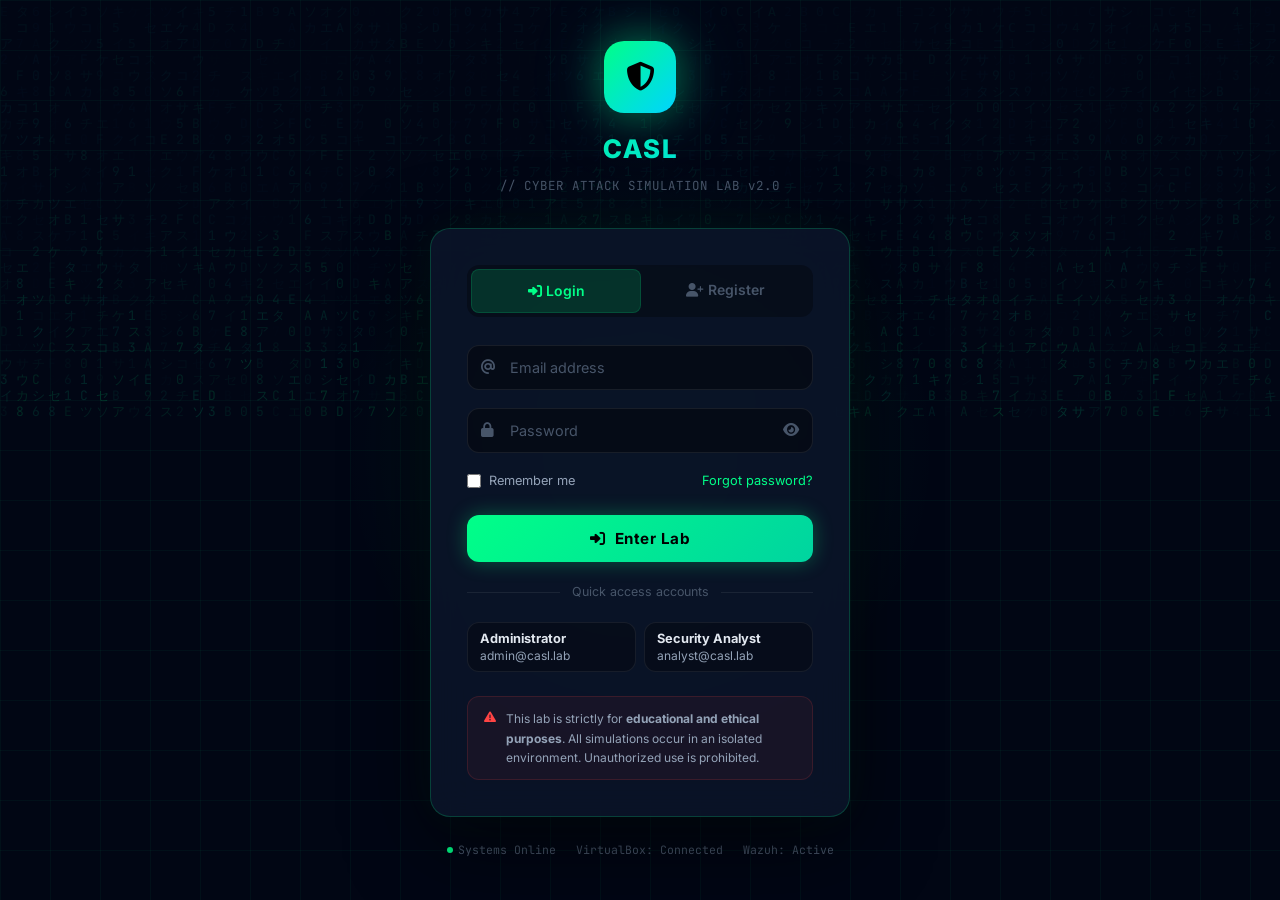
<file: gp/chapters.html>
<!DOCTYPE html>
<html lang="en">
<head>
  <meta charset="UTF-8"/>
  <meta name="viewport" content="width=device-width, initial-scale=1.0"/>
  <meta name="description" content="CASL Project Documentation – All chapters of the Cyber Attack Simulation Lab graduation project"/>
  <title>Project Documentation – CASL</title>
  <link rel="stylesheet" href="css/style.css"/>
  <link rel="stylesheet" href="https://cdnjs.cloudflare.com/ajax/libs/font-awesome/6.5.0/css/all.min.css"/>
  <style>
    .doc-layout { display: grid; grid-template-columns: 280px 1fr; gap: 0; min-height: calc(100vh - var(--header-h)); }

    /* Chapter TOC */
    .doc-toc {
      background: var(--sidebar-bg);
      border-right: 1px solid var(--border-card);
      padding: 24px 16px;
      position: sticky;
      top: var(--header-h);
      height: calc(100vh - var(--header-h));
      overflow-y: auto;
    }
    .toc-title { font-size: 0.72rem; font-weight: 700; text-transform: uppercase; letter-spacing: 1.5px; color: var(--text-muted); margin-bottom: 16px; padding: 0 8px; }
    .toc-chapter { margin-bottom: 6px; }
    .toc-chapter-title {
      display: flex; align-items: center; gap: 10px;
      padding: 9px 12px; border-radius: var(--radius-md);
      cursor: pointer; transition: var(--transition);
      font-size: 0.855rem; font-weight: 600;
      color: var(--text-secondary);
    }
    .toc-chapter-title:hover { background: var(--green-dim); color: var(--green); }
    .toc-chapter-title.active { background: var(--green-dim); color: var(--green); border: 1px solid var(--border); }
    .toc-chapter-title .ch-num {
      width: 24px; height: 24px;
      background: rgba(0,255,136,0.1);
      border-radius: 6px;
      display: flex; align-items: center; justify-content: center;
      font-size: 0.72rem; font-weight: 700;
      color: var(--green); flex-shrink: 0;
    }
    .toc-section {
      padding: 6px 12px 6px 46px;
      font-size: 0.78rem;
      color: var(--text-muted);
      cursor: pointer;
      border-radius: 6px;
      transition: var(--transition);
    }
    .toc-section:hover { color: var(--cyan); background: rgba(0,212,255,0.05); }

    /* Doc content */
    .doc-content {
      padding: 36px 48px;
      max-width: 900px;
    }

    .chapter-block { margin-bottom: 60px; scroll-margin-top: 90px; }

    .chapter-header {
      display: flex; align-items: center; gap: 16px;
      margin-bottom: 28px;
      padding-bottom: 20px;
      border-bottom: 1px solid var(--border-card);
    }
    .ch-number {
      width: 52px; height: 52px;
      background: linear-gradient(135deg, var(--green), var(--cyan));
      border-radius: var(--radius-md);
      display: flex; align-items: center; justify-content: center;
      font-size: 1.3rem; font-weight: 800;
      color: #000; flex-shrink: 0;
    }
    .ch-title { font-size: 1.5rem; font-weight: 800; }
    .ch-subtitle { font-size: 0.82rem; color: var(--text-muted); font-family: 'JetBrains Mono', monospace; margin-top: 4px; }

    .section-block { margin-bottom: 32px; scroll-margin-top: 90px; }
    .section-heading {
      font-size: 1.1rem; font-weight: 700;
      color: var(--green);
      display: flex; align-items: center; gap: 10px;
      margin-bottom: 14px;
    }
    .section-heading::before {
      content: '';
      width: 4px; height: 20px;
      background: linear-gradient(180deg, var(--green), var(--cyan));
      border-radius: 2px; flex-shrink: 0;
    }

    .doc-p {
      font-size: 0.925rem; line-height: 1.85;
      color: var(--text-secondary);
      margin-bottom: 14px;
    }

    .doc-list {
      list-style: none;
      margin: 0 0 16px 0;
      padding: 0;
    }
    .doc-list li {
      display: flex; align-items: flex-start; gap: 10px;
      padding: 8px 0;
      font-size: 0.9rem;
      color: var(--text-secondary);
      border-bottom: 1px solid rgba(255,255,255,0.03);
      line-height: 1.6;
    }
    .doc-list li:last-child { border-bottom: none; }
    .doc-list li::before { content: '▸'; color: var(--green); flex-shrink: 0; margin-top: 2px; }

    .doc-box {
      background: rgba(0,0,0,0.25);
      border: 1px solid var(--border-card);
      border-left: 3px solid var(--green);
      border-radius: 0 var(--radius-md) var(--radius-md) 0;
      padding: 16px 20px;
      margin-bottom: 18px;
      font-size: 0.9rem;
      color: var(--text-secondary);
      line-height: 1.7;
    }
    .doc-box.info  { border-left-color: var(--cyan); }
    .doc-box.warn  { border-left-color: var(--orange); }
    .doc-box.error { border-left-color: var(--red); }

    .doc-table {
      width: 100%; border-collapse: collapse;
      margin-bottom: 20px; font-size: 0.875rem;
    }
    .doc-table th {
      background: rgba(0,255,136,0.08);
      padding: 10px 14px;
      text-align: left;
      color: var(--green);
      font-size: 0.78rem;
      text-transform: uppercase;
      letter-spacing: 0.5px;
      border-bottom: 1px solid var(--border);
    }
    .doc-table td {
      padding: 10px 14px;
      color: var(--text-secondary);
      border-bottom: 1px solid rgba(255,255,255,0.04);
    }
    .doc-table tr:hover td { background: rgba(0,255,136,0.03); }

    .arch-diagram {
      background: rgba(0,0,0,0.3);
      border: 1px solid var(--border-card);
      border-radius: var(--radius-lg);
      padding: 32px;
      margin: 20px 0;
      font-family: 'JetBrains Mono', monospace;
      font-size: 0.8rem;
      color: var(--text-secondary);
      text-align: center;
    }
    .arch-node {
      display: inline-flex; align-items: center; gap: 8px;
      padding: 10px 18px;
      border-radius: var(--radius-md);
      border: 1px solid;
      font-weight: 600;
      font-size: 0.82rem;
    }
    .arch-arrow { color: var(--text-muted); margin: 0 8px; font-size: 1.2rem; }
    .arch-row { display: flex; align-items: center; justify-content: center; flex-wrap: wrap; gap: 8px; margin: 12px 0; }

    .highlight-card {
      background: linear-gradient(135deg, rgba(0,255,136,0.05), rgba(0,212,255,0.05));
      border: 1px solid rgba(0,255,136,0.2);
      border-radius: var(--radius-lg);
      padding: 20px 24px;
      margin: 20px 0;
    }
    .highlight-card h4 { color: var(--green); margin-bottom: 10px; }

    .progress-reading {
      position: fixed; top: var(--header-h); left: var(--sidebar-width); right: 0;
      height: 3px; background: rgba(255,255,255,0.05); z-index: 98;
    }
    .progress-reading-fill {
      height: 100%;
      background: linear-gradient(90deg, var(--green), var(--cyan));
      transition: width 0.1s;
    }
  </style>
</head>
<body>
<div class="app-layout">
  <!-- Sidebar -->
  <aside class="sidebar">
    <div class="sidebar-logo">
      <div class="logo-icon"><i class="fas fa-shield-halved"></i></div>
      <div class="logo-text">
        <span class="logo-title">CYBER ATTACK</span>
        <span class="logo-sub">// Simulation Lab</span>
      </div>
    </div>
    <nav class="sidebar-nav">
      <div class="nav-section-label">Main</div>
      <a class="nav-item" href="dashboard.html"><i class="fas fa-gauge-high"></i> Dashboard</a>
      <a class="nav-item" href="simulations.html"><i class="fas fa-bolt"></i> Simulations</a>
      <a class="nav-item" href="monitoring.html"><i class="fas fa-radar"></i> Monitoring</a>
      <a class="nav-item" href="reports.html"><i class="fas fa-chart-bar"></i> Reports</a>
      <a class="nav-item" href="topology.html"><i class="fas fa-diagram-project"></i> Network Map</a>
      <a class="nav-item active" href="chapters.html"><i class="fas fa-book-open"></i> Documentation</a>
      <a class="nav-item" href="learn.html"><i class="fas fa-graduation-cap"></i> Attack Guide</a>
      <div class="nav-section-label">System</div>
      <a class="nav-item" href="#"><i class="fas fa-sliders"></i> Settings</a>
      <a class="nav-item" href="#" id="logout-btn"><i class="fas fa-right-from-bracket"></i> Logout</a>
    </nav>
    <div class="sidebar-footer">
      <div class="user-profile">
        <div class="user-avatar" id="sidebar-user-avatar">A</div>
        <div class="user-info">
          <div class="user-name" id="sidebar-user-name">Administrator</div>
          <div class="user-role" id="sidebar-user-role">Lab Admin</div>
        </div>
      </div>
    </div>
  </aside>

  <div class="main-content">
    <!-- Reading progress bar -->
    <div class="progress-reading"><div class="progress-reading-fill" id="read-progress" style="width:0%"></div></div>

    <header class="app-header">
      <div class="header-left">
        <div>
          <div class="page-title">Project Documentation</div>
          <div class="page-subtitle">// Graduation Project — All Chapters</div>
        </div>
      </div>
      <div class="header-right">
        <div class="header-time" id="header-clock">00:00:00</div>
        <button class="btn btn-outline btn-sm" onclick="window.print()"><i class="fas fa-print"></i> Print</button>
        <a class="btn btn-primary btn-sm" href="learn.html"><i class="fas fa-graduation-cap"></i> Attack Guide</a>
      </div>
    </header>

    <main class="page-content" style="padding:0">
      <div class="doc-layout">

        <!-- TOC -->
        <div class="doc-toc">
          <div class="toc-title">Table of Contents</div>

          <div class="toc-chapter">
            <div class="toc-chapter-title active" onclick="scrollTo('ch1')">
              <div class="ch-num">1</div> Introduction
            </div>
            <div class="toc-section" onclick="scrollTo('s11')">1.1 Introduction</div>
            <div class="toc-section" onclick="scrollTo('s12')">1.2 Project Description</div>
            <div class="toc-section" onclick="scrollTo('s13')">1.3 Project Purpose</div>
            <div class="toc-section" onclick="scrollTo('s14')">1.4 Problem Statement</div>
            <div class="toc-section" onclick="scrollTo('s15')">1.5 System Context</div>
            <div class="toc-section" onclick="scrollTo('s16')">1.6 System Requirements</div>
            <div class="toc-section" onclick="scrollTo('s18')">1.8 Challenges</div>
            <div class="toc-section" onclick="scrollTo('s19')">1.9 Projection</div>
            <div class="toc-section" onclick="scrollTo('s110')">1.10 Ethical Considerations</div>
          </div>

          <div class="toc-chapter">
            <div class="toc-chapter-title" onclick="scrollTo('ch2')">
              <div class="ch-num">2</div> Literature Review
            </div>
            <div class="toc-section" onclick="scrollTo('s21')">2.1 Background</div>
            <div class="toc-section" onclick="scrollTo('s22')">2.2 Literature Review</div>
            <div class="toc-section" onclick="scrollTo('s23')">2.3 Existing Solutions</div>
          </div>

          <div class="toc-chapter">
            <div class="toc-chapter-title" onclick="scrollTo('ch3')">
              <div class="ch-num">3</div> Architecture & Design
            </div>
            <div class="toc-section" onclick="scrollTo('s31')">3.1 Introduction</div>
            <div class="toc-section" onclick="scrollTo('s32')">3.2 Methodology</div>
            <div class="toc-section" onclick="scrollTo('s33')">3.3 System Architecture</div>
            <div class="toc-section" onclick="scrollTo('s34')">3.4 Structural Model</div>
            <div class="toc-section" onclick="scrollTo('s35')">3.5 Detailed Architecture</div>
            <div class="toc-section" onclick="scrollTo('s36')">3.6 User Interface</div>
            <div class="toc-section" onclick="scrollTo('s37')">3.7 Quality Assurance</div>
            <div class="toc-section" onclick="scrollTo('s38')">3.8 Acceptance Criteria</div>
            <div class="toc-section" onclick="scrollTo('s39')">3.9 Future Consideration</div>
          </div>

          <div style="margin-top:20px;padding:12px;background:rgba(0,255,136,0.05);border:1px solid var(--border);border-radius:var(--radius-md)">
            <div style="font-size:0.72rem;color:var(--text-muted);font-family:'JetBrains Mono',monospace;margin-bottom:8px">READING PROGRESS</div>
            <div class="progress-bar"><div class="progress-fill green" id="toc-progress" style="width:0%"></div></div>
            <div style="font-size:0.72rem;color:var(--green);margin-top:6px;font-family:'JetBrains Mono',monospace" id="progress-pct">0%</div>
          </div>
        </div>

        <!-- Content -->
        <div class="doc-content" id="doc-main">

          <!-- ═══ CHAPTER 1 ═══ -->
          <div class="chapter-block" id="ch1">
            <div class="chapter-header">
              <div class="ch-number">1</div>
              <div>
                <div class="ch-title">Introduction</div>
                <div class="ch-subtitle">// Overview · Purpose · Requirements · Challenges</div>
              </div>
            </div>

            <div class="section-block" id="s11">
              <div class="section-heading">1.1 Introduction</div>
              <p class="doc-p">In today's digital era, cybersecurity has become a critical discipline for protecting systems, networks, and information from increasing cyber threats. As cyberattacks grow more advanced and frequent, the need for hands-on training environments has become essential.</p>
              <p class="doc-p">The <strong style="color:var(--green)">Cyber Attack Simulation Lab</strong> provides a secure, isolated, and controlled environment that allows students and cybersecurity professionals to practice, analyze, and improve their defensive and analytical skills. Through realistic attack simulations, users gain practical experience in identifying, mitigating, and preventing cybersecurity incidents.</p>
            </div>

            <div class="section-block" id="s12">
              <div class="section-heading">1.2 Project Description</div>
              <p class="doc-p">The Cyber Attack Simulation Lab is designed to emulate real-world cyberattacks—such as <span class="badge badge-critical">phishing</span> <span class="badge badge-high">ransomware</span> <span class="badge badge-medium">privilege escalation</span> <span class="badge badge-low">network breaches</span>—within a safe virtual environment.</p>
              <p class="doc-p">This project enables learners to observe and understand attacker behavior, system reactions, and defensive responses. The lab provides an interactive and hands-on approach to strengthen both technical and analytical cybersecurity skills.</p>
            </div>

            <div class="section-block" id="s13">
              <div class="section-heading">1.3 Project Purpose</div>
              <p class="doc-p">The primary purpose of this project is to create a practical learning environment where users can engage directly with simulated cyberattacks rather than relying solely on theoretical knowledge. The lab aims to:</p>
              <ul class="doc-list">
                <li>Enhance students' understanding of how attacks unfold</li>
                <li>Improve incident response and mitigation skills</li>
                <li>Build confidence in using cybersecurity tools</li>
                <li>Develop analytical thinking through real-time threat analysis</li>
              </ul>
            </div>

            <div class="section-block" id="s14">
              <div class="section-heading">1.4 Problem Statement</div>
              <div class="doc-box warn">
                <strong style="color:var(--orange)">⚠ Core Problem:</strong> Traditional cybersecurity education often lacks realistic, practical exposure. Many learners struggle to understand how attacks occur and how to respond effectively because the training is limited to theory. This lack of hands-on experience reduces readiness for real cybersecurity challenges.
              </div>
              <p class="doc-p">The Cyber Attack Simulation Lab addresses this gap by providing a safe, isolated environment where students can experiment, practice offensive and defensive techniques, and learn without risking damage to real systems or networks.</p>
            </div>

            <div class="section-block" id="s15">
              <div class="section-heading">1.5 System Context View</div>
              <div class="arch-diagram">
                <div style="font-size:0.72rem;color:var(--text-muted);margin-bottom:20px">// SYSTEM CONTEXT DIAGRAM</div>
                <div class="arch-row">
                  <span class="arch-node" style="border-color:var(--cyan);color:var(--cyan);background:rgba(0,212,255,0.06)"><i class="fas fa-user"></i> Student / Researcher</span>
                  <span class="arch-arrow">↓</span>
                  <span class="arch-node" style="border-color:var(--green);color:var(--green);background:rgba(0,255,136,0.06)"><i class="fas fa-desktop"></i> Web Interface (CASL)</span>
                </div>
                <div class="arch-row">
                  <span style="color:var(--text-muted);font-size:0.8rem">Controls & Monitors</span>
                </div>
                <div class="arch-row" style="gap:20px;flex-wrap:wrap">
                  <span class="arch-node" style="border-color:var(--red);color:var(--red);background:rgba(255,68,68,0.06)"><i class="fas fa-skull-crossbones"></i> Kali Linux (Attacker)</span>
                  <span class="arch-node" style="border-color:#4fa3e0;color:#4fa3e0;background:rgba(79,163,224,0.06)"><i class="fab fa-windows"></i> Windows Server (Victim)</span>
                  <span class="arch-node" style="border-color:var(--orange);color:var(--orange);background:rgba(255,140,0,0.06)"><i class="fab fa-ubuntu"></i> Ubuntu (Victim)</span>
                  <span class="arch-node" style="border-color:var(--green);color:var(--green);background:rgba(0,255,136,0.06)"><i class="fas fa-eye"></i> Wazuh (Monitor)</span>
                </div>
                <div class="arch-row" style="margin-top:14px;font-size:0.75rem;color:var(--text-muted)">
                  All components run inside <span style="color:var(--purple)">VirtualBox Internal Network (192.168.100.0/24)</span> — Fully Isolated
                </div>
              </div>
            </div>

            <div class="section-block" id="s16">
              <div class="section-heading">1.6 System Requirements</div>
              <table class="doc-table">
                <thead><tr><th>Category</th><th>Requirement</th><th>Specification</th></tr></thead>
                <tbody>
                  <tr><td rowspan="2"><span class="badge badge-info">Hardware</span></td><td>RAM</td><td>Minimum 8 GB (16 GB recommended)</td></tr>
                  <tr><td>Processor</td><td>Multi-core CPU (Intel i5 / AMD Ryzen 5 or higher)</td></tr>
                  <tr><td><span class="badge badge-success">Storage</span></td><td>Disk Space</td><td>Minimum 60 GB free for VMs</td></tr>
                  <tr><td rowspan="4"><span class="badge badge-high">Software</span></td><td>Virtualization</td><td>VirtualBox 7.x</td></tr>
                  <tr><td>Attacker OS</td><td>Kali Linux 2024.x</td></tr>
                  <tr><td>Victim OS</td><td>Windows Server 2022 / Ubuntu 22.04</td></tr>
                  <tr><td>SIEM / Monitor</td><td>Wazuh 4.7 (OSSEC-based)</td></tr>
                  <tr><td><span class="badge badge-medium">Interface</span></td><td>Web Dashboard</td><td>Modern Browser (Chrome / Firefox / Edge)</td></tr>
                </tbody>
              </table>
            </div>

            <div class="section-block" id="s18">
              <div class="section-heading">1.8 Challenges</div>
              <ul class="doc-list">
                <li>Maintaining complete isolation between virtual environments and real networks</li>
                <li>Managing resource usage while running multiple virtual machines simultaneously</li>
                <li>Ensuring accurate and realistic attack simulations</li>
                <li>Keeping attack tools and defense signatures updated with the latest cybersecurity trends</li>
              </ul>
            </div>

            <div class="section-block" id="s19">
              <div class="section-heading">1.9 Projection (Future Work)</div>
              <div class="highlight-card">
                <h4><i class="fas fa-robot"></i> AI Integration (Future)</h4>
                <p class="doc-p" style="margin:0">In the future, this project can evolve into an advanced online cybersecurity training platform. Artificial intelligence could be integrated to automate attack generation and adaptive defense strategies. The system could also include user progress tracking, performance scoring, and certification capabilities for learners.</p>
              </div>
            </div>

            <div class="section-block" id="s110">
              <div class="section-heading">1.10 Ethical Considerations</div>
              <div class="doc-box error">
                <strong style="color:var(--red)">⚠ IMPORTANT:</strong> The Cyber Attack Simulation Lab is strictly for <strong>educational and ethical purposes</strong>. All simulations take place in a secure, isolated environment that prevents harm to real systems. Users must adhere to cybersecurity ethics, laws, and university policies. The project promotes responsible learning and aims to strengthen cyber defense, not to encourage malicious activities.
              </div>
            </div>
          </div>

          <!-- ═══ CHAPTER 2 ═══ -->
          <div class="chapter-block" id="ch2">
            <div class="chapter-header">
              <div class="ch-number">2</div>
              <div>
                <div class="ch-title">Literature Review</div>
                <div class="ch-subtitle">// Background · Research · Existing Solutions</div>
              </div>
            </div>

            <div class="section-block" id="s21">
              <div class="section-heading">2.1 Background</div>
              <p class="doc-p">This project belongs to the broader field of cybersecurity education and focuses on simulating cyberattacks within a virtual environment. The setup includes three main components working together:</p>
              <div class="arch-diagram">
                <div class="arch-row">
                  <span class="arch-node" style="border-color:var(--cyan);color:var(--cyan);background:rgba(0,212,255,0.06)"><i class="fas fa-skull-crossbones"></i> Attacker Machine (Kali Linux)</span>
                  <span class="arch-arrow">→</span>
                  <span class="arch-node" style="border-color:var(--red);color:var(--red);background:rgba(255,68,68,0.06)"><i class="fas fa-server"></i> Victim System (Win / Linux)</span>
                  <span class="arch-arrow">→</span>
                  <span class="arch-node" style="border-color:var(--green);color:var(--green);background:rgba(0,255,136,0.06)"><i class="fas fa-eye"></i> Monitoring (Wazuh)</span>
                </div>
              </div>
              <p class="doc-p">This environment enables learners to fully understand attack lifecycles and practice real-time incident handling in a safe, isolated setting.</p>
            </div>

            <div class="section-block" id="s22">
              <div class="section-heading">2.2 Literature Review</div>
              <p class="doc-p">Cybersecurity research emphasizes the importance of hands-on training and realistic simulations. Key findings from literature include:</p>
              <ul class="doc-list">
                <li>Virtual environments like VirtualBox help students run multiple machines and observe attack sequences in real-time</li>
                <li>Monitoring tools such as Wazuh support log analysis and detection of abnormal behavior using predefined and custom rules</li>
                <li>Combining attack simulation with monitoring significantly improves a learner's incident response capabilities</li>
                <li>This hybrid approach enhances practical understanding of threats beyond theoretical learning</li>
              </ul>
            </div>

            <div class="section-block" id="s23">
              <div class="section-heading">2.3 Existing Solutions</div>
              <table class="doc-table">
                <thead><tr><th>Solution</th><th>Approach</th><th>Limitation</th></tr></thead>
                <tbody>
                  <tr><td>TryHackMe / HackTheBox</td><td>Cloud-based CTF labs</td><td>Limited customization, no full network control</td></tr>
                  <tr><td>Metasploitable VM</td><td>Pre-built vulnerable VM</td><td>No monitoring, outdated scenarios</td></tr>
                  <tr><td>CyberDefenders</td><td>Blue-team focused</td><td>No attacker perspective</td></tr>
                  <tr><td style="color:var(--green);font-weight:600">CASL (This Project)</td><td>Full custom lab with VirtualBox + Kali + Wazuh</td><td style="color:var(--green)">Greater flexibility, realistic, full control</td></tr>
                </tbody>
              </table>
              <div class="doc-box">
                Building a custom simulation lab with VirtualBox, Kali Linux, Windows Server, and Wazuh provides: <strong style="color:var(--green)">greater flexibility</strong>, more realistic training, the ability to modify or create attack scenarios, and direct exposure to logs, alerts, and system behavior.
              </div>
            </div>
          </div>

          <!-- ═══ CHAPTER 3 ═══ -->
          <div class="chapter-block" id="ch3">
            <div class="chapter-header">
              <div class="ch-number">3</div>
              <div>
                <div class="ch-title">System Architecture & Design</div>
                <div class="ch-subtitle">// Methodology · UML Models · Component Design</div>
              </div>
            </div>

            <div class="section-block" id="s31">
              <div class="section-heading">3.1 Introduction</div>
              <p class="doc-p">This chapter focuses on the system architecture and design of the Cyber Attack Simulation Lab, which forms the core technical foundation of the proposed project. The system architecture defines how the various components are organized, deployed, and interconnected to create a secure and functional simulation environment.</p>
              <p class="doc-p">A well-designed architecture is crucial for ensuring system reliability, scalability, and effective learning outcomes. The role of virtualization technology is emphasized as a key factor in maintaining a safe and controlled environment that prevents any impact on real-world systems or networks.</p>
            </div>

            <div class="section-block" id="s32">
              <div class="section-heading">3.2 Methodology</div>
              <p class="doc-p">The Cyber Attack Simulation Lab was developed using a structured methodology that emphasizes educational objectives while ensuring realism and security:</p>
              <ul class="doc-list">
                <li><strong style="color:var(--green)">Step 1:</strong> Design an isolated virtual environment using VirtualBox to prevent any interaction with real-world networks</li>
                <li><strong style="color:var(--orange)">Step 2:</strong> Configure virtual machines with defined roles — attacker machine, target system, and monitoring system</li>
                <li><strong style="color:var(--red)">Step 3:</strong> Implement realistic cyberattack scenarios in a controlled manner using Kali Linux tools</li>
                <li><strong style="color:var(--cyan)">Step 4:</strong> Monitor system behavior and analyze logs during the execution of attacks</li>
                <li><strong style="color:var(--purple)">Step 5:</strong> Apply detection and response mechanisms to evaluate the effectiveness of defensive measures</li>
                <li><strong style="color:var(--green)">Step 6:</strong> Analyze results and document system behavior before, during, and after the simulated attacks</li>
              </ul>
            </div>

            <div class="section-block" id="s33">
              <div class="section-heading">3.3 System Architecture</div>
              <div class="arch-diagram">
                <div style="font-size:0.72rem;color:var(--text-muted);margin-bottom:24px">// HIGH-LEVEL SYSTEM ARCHITECTURE</div>
                <div style="display:inline-block;border:1px dashed rgba(168,85,247,0.4);border-radius:12px;padding:24px;background:rgba(168,85,247,0.03);width:100%">
                  <div style="color:var(--purple);font-size:0.72rem;margin-bottom:16px">VirtualBox Internal Network — 192.168.100.0/24 [ISOLATED]</div>
                  <div class="arch-row">
                    <div style="border:1px solid var(--cyan);border-radius:8px;padding:14px 20px;background:rgba(0,212,255,0.05);text-align:center;min-width:140px">
                      <div style="color:var(--cyan);font-size:1.4rem;margin-bottom:6px">☠</div>
                      <div style="color:var(--cyan);font-weight:700;font-size:0.82rem">Kali Linux</div>
                      <div style="color:var(--text-muted);font-size:0.72rem">192.168.100.10</div>
                      <div style="color:var(--text-muted);font-size:0.68rem;margin-top:4px">Attacker Node</div>
                    </div>
                    <div style="display:flex;flex-direction:column;align-items:center;gap:6px">
                      <span style="color:var(--red);font-size:0.72rem">ATTACK</span>
                      <span style="color:var(--red);font-size:1.5rem">→</span>
                      <span style="color:var(--green);font-size:0.72rem">MONITOR</span>
                      <span style="color:var(--green);font-size:1.2rem">⇢</span>
                    </div>
                    <div style="display:flex;flex-direction:column;gap:10px">
                      <div style="border:1px solid var(--red);border-radius:8px;padding:10px 16px;background:rgba(255,68,68,0.05)">
                        <div style="color:var(--red);font-weight:700;font-size:0.8rem">⊞ Windows Server 2022</div>
                        <div style="color:var(--text-muted);font-size:0.7rem">192.168.100.20 · Victim</div>
                      </div>
                      <div style="border:1px solid var(--orange);border-radius:8px;padding:10px 16px;background:rgba(255,140,0,0.05)">
                        <div style="color:var(--orange);font-weight:700;font-size:0.8rem">● Ubuntu Server 22.04</div>
                        <div style="color:var(--text-muted);font-size:0.7rem">192.168.100.21 · Victim</div>
                      </div>
                    </div>
                    <span style="color:var(--green);font-size:1.2rem">→</span>
                    <div style="border:1px solid var(--green);border-radius:8px;padding:14px 20px;background:rgba(0,255,136,0.05);text-align:center;min-width:140px">
                      <div style="color:var(--green);font-size:1.4rem;margin-bottom:6px">◉</div>
                      <div style="color:var(--green);font-weight:700;font-size:0.82rem">Wazuh SIEM</div>
                      <div style="color:var(--text-muted);font-size:0.72rem">192.168.100.30</div>
                      <div style="color:var(--text-muted);font-size:0.68rem;margin-top:4px">Monitor Node</div>
                    </div>
                  </div>
                  <div style="margin-top:20px;border-top:1px solid rgba(255,255,255,0.05);padding-top:14px">
                    <div style="color:var(--green);font-size:0.75rem">↑ Web Interface (CASL Dashboard) — Controls & Monitors all VMs</div>
                  </div>
                </div>
              </div>
            </div>

            <div class="section-block" id="s34">
              <div class="section-heading">3.4 Structural Model (Modules)</div>
              <table class="doc-table">
                <thead><tr><th>#</th><th>Module</th><th>Description</th></tr></thead>
                <tbody>
                  <tr><td><span class="badge badge-critical">1</span></td><td><strong>Attack Simulation Module</strong></td><td>Creates and executes cyberattack scenarios in a controlled environment to evaluate system vulnerabilities and response mechanisms</td></tr>
                  <tr><td><span class="badge badge-high">2</span></td><td><strong>Detection & Monitoring Module</strong></td><td>Monitors network and system activities in real-time to detect suspicious behavior using predefined rules and anomaly detection</td></tr>
                  <tr><td><span class="badge badge-medium">3</span></td><td><strong>Mitigation & Response Module</strong></td><td>Provides automated and manual response mechanisms to contain, mitigate, or neutralize detected attacks</td></tr>
                  <tr><td><span class="badge badge-success">4</span></td><td><strong>Reporting Module</strong></td><td>Generates comprehensive reports on simulated attacks, system performance, detected threats, and response effectiveness</td></tr>
                  <tr><td><span class="badge badge-info">5</span></td><td><strong>User Interface Module</strong></td><td>Offers an interactive and user-friendly interface for administrators and security analysts to configure simulations, monitor, and review reports</td></tr>
                </tbody>
              </table>
            </div>

            <div class="section-block" id="s35">
              <div class="section-heading">3.5 Detailed System Architecture</div>
              <p class="doc-p">Each system component has a specific role within the Cyber Attack Simulation Lab:</p>
              <ul class="doc-list">
                <li><strong style="color:var(--cyan)">Kali Linux (Attacker):</strong> Executes penetration testing and attack tools. Simulates real-world cyberattack techniques such as scanning, exploitation, and privilege escalation</li>
                <li><strong style="color:var(--red)">Target Systems (Victims):</strong> Host vulnerable services and applications. Generate logs and system responses during attacks</li>
                <li><strong style="color:var(--green)">Wazuh Monitoring Server:</strong> Collects logs from target systems. Detects suspicious activities and generates alerts. Provides dashboards for analysis and reporting</li>
                <li><strong style="color:var(--purple)">VirtualBox:</strong> Ensures isolation between lab environments and real networks. Manages resource allocation for virtual machines</li>
                <li><strong style="color:var(--orange)">Web Interface (CASL):</strong> Enables users to start, stop, and monitor simulations. Displays attack activity, alerts, and system status in real time</li>
              </ul>
            </div>

            <div class="section-block" id="s36">
              <div class="section-heading">3.6 User Interface</div>
              <p class="doc-p">The user interface is designed to be simple, intuitive, and visually informative. Key features include:</p>
              <ul class="doc-list">
                <li>Login and registration system for users</li>
                <li>Dashboard displaying active simulations and alerts</li>
                <li>Visual representation of attacks and system responses</li>
                <li>Access to logs and monitoring data for analysis</li>
              </ul>
            </div>

            <div class="section-block" id="s37">
              <div class="section-heading">3.7 Quality Assurance</div>
              <ul class="doc-list">
                <li>Testing virtual machine isolation to prevent network leakage</li>
                <li>Verifying attack detection accuracy using known attack scenarios</li>
                <li>Monitoring system performance under different workloads</li>
                <li>Validating log collection and alert generation from Wazuh agents</li>
              </ul>
            </div>

            <div class="section-block" id="s38">
              <div class="section-heading">3.8 Acceptance Criteria</div>
              <p class="doc-p">The Cyber Attack Simulation Lab is considered successful if it meets the following criteria:</p>
              <ul class="doc-list">
                <li><span style="color:var(--green)">✓</span> The system runs in a fully isolated virtual environment</li>
                <li><span style="color:var(--green)">✓</span> Simulated attacks can be executed without affecting real systems</li>
                <li><span style="color:var(--green)">✓</span> Monitoring tools accurately detect and log malicious activities</li>
                <li><span style="color:var(--green)">✓</span> Users can interact with the system through a functional web interface</li>
                <li><span style="color:var(--green)">✓</span> The lab supports practical learning and skill development</li>
              </ul>
            </div>

            <div class="section-block" id="s39">
              <div class="section-heading">3.9 Future Considerations</div>
              <div class="highlight-card">
                <h4><i class="fas fa-rocket"></i> Planned Enhancements</h4>
                <ul class="doc-list" style="margin:0">
                  <li>Integration of artificial intelligence for adaptive attack simulations</li>
                  <li>Expansion of attack scenarios and defensive tools</li>
                  <li>Cloud-based deployment for remote access</li>
                  <li>User performance tracking and automated assessment</li>
                  <li>Certification capabilities for completed training modules</li>
                </ul>
              </div>
            </div>

          </div>
          <!-- End chapters -->

          <div style="text-align:center;padding:40px 0;border-top:1px solid var(--border-card)">
            <div style="font-size:0.75rem;color:var(--text-muted);font-family:'JetBrains Mono',monospace;margin-bottom:16px">// END OF DOCUMENTATION</div>
            <a href="learn.html" class="btn btn-primary btn-lg">
              <i class="fas fa-graduation-cap"></i> Proceed to Attack Guide →
            </a>
          </div>

        </div>
      </div>
    </main>
  </div>
</div>
<div id="toast-container"></div>
<script src="js/app.js"></script>
<script>
Auth.requireAuth();

function scrollTo(id) {
  document.getElementById(id)?.scrollIntoView({ behavior:'smooth', block:'start' });
}

// Reading progress
const docMain = document.getElementById('doc-main');
window.addEventListener('scroll', () => {
  const el = document.documentElement;
  const scrolled = el.scrollTop;
  const total    = el.scrollHeight - el.clientHeight;
  const pct      = Math.round((scrolled / total) * 100);
  document.getElementById('read-progress').style.width = pct + '%';
  document.getElementById('toc-progress').style.width  = pct + '%';
  document.getElementById('progress-pct').textContent  = pct + '%';

  // Highlight active TOC item
  document.querySelectorAll('.toc-chapter-title').forEach(t => t.classList.remove('active'));
  const chapters = ['ch1','ch2','ch3'];
  for (let i = chapters.length-1; i >= 0; i--) {
    const el = document.getElementById(chapters[i]);
    if (el && el.getBoundingClientRect().top <= 100) {
      document.querySelectorAll('.toc-chapter-title')[i].classList.add('active');
      break;
    }
  }
});
</script>
</body>
</html>
</file>
<file: gp/css/style.css>
/* ============================================
   CYBER ATTACK SIMULATION LAB - GLOBAL STYLES
   ============================================ */

@import url('https://fonts.googleapis.com/css2?family=Inter:wght@300;400;500;600;700;800&family=JetBrains+Mono:wght@400;500;700&display=swap');

/* ── CSS Variables ── */
:root {
  --bg-primary:    #020817;
  --bg-secondary:  #0a0f1e;
  --bg-card:       rgba(10, 20, 40, 0.85);
  --bg-card-hover: rgba(15, 30, 60, 0.9);
  --sidebar-bg:    #060d1f;

  --green:         #00ff88;
  --green-dim:     rgba(0, 255, 136, 0.15);
  --green-glow:    rgba(0, 255, 136, 0.4);
  --cyan:          #00d4ff;
  --cyan-dim:      rgba(0, 212, 255, 0.15);
  --cyan-glow:     rgba(0, 212, 255, 0.4);
  --red:           #ff4444;
  --red-dim:       rgba(255, 68, 68, 0.15);
  --orange:        #ff8c00;
  --orange-dim:    rgba(255, 140, 0, 0.15);
  --yellow:        #ffd700;
  --purple:        #a855f7;
  --purple-dim:    rgba(168, 85, 247, 0.15);

  --text-primary:  #e2e8f0;
  --text-secondary:#94a3b8;
  --text-muted:    #475569;

  --border:        rgba(0, 255, 136, 0.15);
  --border-cyan:   rgba(0, 212, 255, 0.2);
  --border-card:   rgba(255, 255, 255, 0.06);

  --sidebar-width: 260px;
  --header-h:      68px;

  --radius-sm:  6px;
  --radius-md:  12px;
  --radius-lg:  18px;
  --radius-xl:  24px;

  --shadow-green: 0 0 20px rgba(0, 255, 136, 0.2);
  --shadow-cyan:  0 0 20px rgba(0, 212, 255, 0.2);
  --shadow-card:  0 8px 32px rgba(0, 0, 0, 0.4);

  --transition: all 0.25s cubic-bezier(0.4, 0, 0.2, 1);
}

/* ── Reset & Base ── */
*, *::before, *::after { box-sizing: border-box; margin: 0; padding: 0; }

html { scroll-behavior: smooth; }

body {
  font-family: 'Inter', sans-serif;
  background: var(--bg-primary);
  color: var(--text-primary);
  min-height: 100vh;
  overflow-x: hidden;
  line-height: 1.6;
}

a { text-decoration: none; color: inherit; }
ul { list-style: none; }
button { cursor: pointer; border: none; outline: none; font-family: inherit; }
input, select, textarea { font-family: inherit; outline: none; }
img { max-width: 100%; }

/* Scrollbar */
::-webkit-scrollbar { width: 5px; height: 5px; }
::-webkit-scrollbar-track { background: var(--bg-secondary); }
::-webkit-scrollbar-thumb { background: rgba(0, 255, 136, 0.3); border-radius: 10px; }
::-webkit-scrollbar-thumb:hover { background: rgba(0, 255, 136, 0.6); }

/* ── Typography ── */
.font-mono { font-family: 'JetBrains Mono', monospace; }
h1 { font-size: 2rem; font-weight: 800; }
h2 { font-size: 1.5rem; font-weight: 700; }
h3 { font-size: 1.2rem; font-weight: 600; }
h4 { font-size: 1rem; font-weight: 600; }
.text-green  { color: var(--green); }
.text-cyan   { color: var(--cyan); }
.text-red    { color: var(--red); }
.text-orange { color: var(--orange); }
.text-purple { color: var(--purple); }
.text-muted  { color: var(--text-secondary); }
.text-sm     { font-size: 0.85rem; }
.text-xs     { font-size: 0.75rem; }

/* ── Layout ── */
.app-layout {
  display: flex;
  min-height: 100vh;
}

.main-content {
  margin-left: var(--sidebar-width);
  flex: 1;
  display: flex;
  flex-direction: column;
  min-height: 100vh;
}

.page-content {
  padding: 28px 32px;
  flex: 1;
  margin-top: var(--header-h);
}

/* ── Sidebar ── */
.sidebar {
  width: var(--sidebar-width);
  background: var(--sidebar-bg);
  border-right: 1px solid var(--border);
  position: fixed;
  top: 0;
  left: 0;
  height: 100vh;
  display: flex;
  flex-direction: column;
  z-index: 100;
  overflow-y: auto;
}

.sidebar-logo {
  padding: 24px 20px;
  border-bottom: 1px solid var(--border);
  display: flex;
  align-items: center;
  gap: 12px;
}

.sidebar-logo .logo-icon {
  width: 42px;
  height: 42px;
  background: linear-gradient(135deg, var(--green), var(--cyan));
  border-radius: var(--radius-md);
  display: flex;
  align-items: center;
  justify-content: center;
  font-size: 1.1rem;
  color: #000;
  box-shadow: var(--shadow-green);
  flex-shrink: 0;
}

.sidebar-logo .logo-text {
  display: flex;
  flex-direction: column;
}

.sidebar-logo .logo-title {
  font-size: 0.85rem;
  font-weight: 700;
  color: var(--green);
  letter-spacing: 0.5px;
  line-height: 1.2;
}

.sidebar-logo .logo-sub {
  font-size: 0.65rem;
  color: var(--text-muted);
  font-family: 'JetBrains Mono', monospace;
}

.sidebar-nav {
  padding: 16px 12px;
  flex: 1;
}

.nav-section-label {
  font-size: 0.65rem;
  font-weight: 600;
  color: var(--text-muted);
  text-transform: uppercase;
  letter-spacing: 1.5px;
  padding: 8px 10px 4px;
  margin-top: 8px;
}

.nav-item {
  display: flex;
  align-items: center;
  gap: 12px;
  padding: 11px 14px;
  border-radius: var(--radius-md);
  color: var(--text-secondary);
  font-size: 0.9rem;
  font-weight: 500;
  transition: var(--transition);
  margin-bottom: 2px;
  position: relative;
}

.nav-item:hover {
  background: var(--green-dim);
  color: var(--green);
}

.nav-item.active {
  background: var(--green-dim);
  color: var(--green);
  border: 1px solid var(--border);
}

.nav-item.active::before {
  content: '';
  position: absolute;
  left: 0;
  top: 50%;
  transform: translateY(-50%);
  width: 3px;
  height: 60%;
  background: var(--green);
  border-radius: 0 4px 4px 0;
  box-shadow: var(--shadow-green);
}

.nav-item i {
  width: 18px;
  text-align: center;
  font-size: 0.95rem;
}

.nav-badge {
  margin-left: auto;
  background: var(--red);
  color: white;
  font-size: 0.65rem;
  font-weight: 700;
  padding: 2px 6px;
  border-radius: 20px;
  min-width: 18px;
  text-align: center;
}

.sidebar-footer {
  padding: 16px 12px;
  border-top: 1px solid var(--border);
}

.user-profile {
  display: flex;
  align-items: center;
  gap: 10px;
  padding: 10px;
  border-radius: var(--radius-md);
  background: var(--green-dim);
  border: 1px solid var(--border);
}

.user-avatar {
  width: 36px;
  height: 36px;
  background: linear-gradient(135deg, var(--green), var(--cyan));
  border-radius: 50%;
  display: flex;
  align-items: center;
  justify-content: center;
  font-size: 0.85rem;
  font-weight: 700;
  color: #000;
  flex-shrink: 0;
}

.user-info { flex: 1; min-width: 0; }
.user-name { font-size: 0.85rem; font-weight: 600; white-space: nowrap; overflow: hidden; text-overflow: ellipsis; }
.user-role { font-size: 0.7rem; color: var(--green); font-family: 'JetBrains Mono', monospace; }

/* ── Header ── */
.app-header {
  position: fixed;
  top: 0;
  left: var(--sidebar-width);
  right: 0;
  height: var(--header-h);
  background: rgba(6, 13, 31, 0.95);
  backdrop-filter: blur(12px);
  border-bottom: 1px solid var(--border);
  display: flex;
  align-items: center;
  justify-content: space-between;
  padding: 0 32px;
  z-index: 99;
}

.header-left { display: flex; align-items: center; gap: 16px; }
.page-title  { font-size: 1.1rem; font-weight: 700; }
.page-subtitle { font-size: 0.8rem; color: var(--text-secondary); font-family: 'JetBrains Mono', monospace; }

.header-right { display: flex; align-items: center; gap: 12px; }

.btn-icon {
  width: 38px;
  height: 38px;
  background: var(--bg-card);
  border: 1px solid var(--border-card);
  border-radius: var(--radius-md);
  display: flex;
  align-items: center;
  justify-content: center;
  color: var(--text-secondary);
  transition: var(--transition);
  position: relative;
}

.btn-icon:hover { border-color: var(--border); color: var(--green); }

.notif-dot {
  position: absolute;
  top: 6px;
  right: 6px;
  width: 8px;
  height: 8px;
  background: var(--red);
  border-radius: 50%;
  border: 2px solid var(--bg-secondary);
  animation: pulse 2s infinite;
}

.header-time {
  font-family: 'JetBrains Mono', monospace;
  font-size: 0.8rem;
  color: var(--text-secondary);
  padding: 6px 12px;
  background: var(--bg-card);
  border: 1px solid var(--border-card);
  border-radius: var(--radius-md);
}

.system-status {
  display: flex;
  align-items: center;
  gap: 6px;
  font-size: 0.75rem;
  color: var(--green);
  font-family: 'JetBrains Mono', monospace;
}

.status-dot {
  width: 8px;
  height: 8px;
  background: var(--green);
  border-radius: 50%;
  animation: pulse 2s infinite;
  box-shadow: 0 0 6px var(--green);
}

/* ── Cards / Glass ── */
.card {
  background: var(--bg-card);
  border: 1px solid var(--border-card);
  border-radius: var(--radius-lg);
  padding: 24px;
  backdrop-filter: blur(12px);
  transition: var(--transition);
}

.card:hover { border-color: var(--border); }

.card-header {
  display: flex;
  align-items: center;
  justify-content: space-between;
  margin-bottom: 20px;
}

.card-title {
  font-size: 0.95rem;
  font-weight: 600;
  display: flex;
  align-items: center;
  gap: 8px;
}

.card-title i { color: var(--green); font-size: 0.9rem; }

/* ── Stat Cards ── */
.stat-card {
  background: var(--bg-card);
  border: 1px solid var(--border-card);
  border-radius: var(--radius-lg);
  padding: 22px;
  display: flex;
  align-items: center;
  gap: 16px;
  transition: var(--transition);
  position: relative;
  overflow: hidden;
}

.stat-card::before {
  content: '';
  position: absolute;
  top: 0;
  left: 0;
  right: 0;
  height: 2px;
  background: linear-gradient(90deg, transparent, var(--accent-color, var(--green)), transparent);
}

.stat-card:hover {
  transform: translateY(-2px);
  box-shadow: var(--shadow-card);
  border-color: var(--accent-color, var(--border));
}

.stat-icon {
  width: 52px;
  height: 52px;
  background: var(--accent-dim, var(--green-dim));
  border-radius: var(--radius-md);
  display: flex;
  align-items: center;
  justify-content: center;
  font-size: 1.3rem;
  color: var(--accent-color, var(--green));
  flex-shrink: 0;
}

.stat-info { flex: 1; }
.stat-label { font-size: 0.78rem; color: var(--text-secondary); margin-bottom: 4px; }
.stat-value { font-size: 1.8rem; font-weight: 800; color: var(--accent-color, var(--green)); line-height: 1; }
.stat-sub   { font-size: 0.72rem; color: var(--text-muted); margin-top: 4px; font-family: 'JetBrains Mono', monospace; }

/* ── Buttons ── */
.btn {
  display: inline-flex;
  align-items: center;
  gap: 8px;
  padding: 10px 20px;
  border-radius: var(--radius-md);
  font-size: 0.875rem;
  font-weight: 600;
  transition: var(--transition);
  white-space: nowrap;
}

.btn-primary {
  background: var(--green);
  color: #000;
  box-shadow: 0 0 15px rgba(0, 255, 136, 0.3);
}
.btn-primary:hover { background: #00e57a; box-shadow: 0 0 25px rgba(0, 255, 136, 0.5); transform: translateY(-1px); }

.btn-danger {
  background: var(--red);
  color: #fff;
  box-shadow: 0 0 15px rgba(255, 68, 68, 0.3);
}
.btn-danger:hover  { background: #ff2222; box-shadow: 0 0 25px rgba(255, 68, 68, 0.5); }

.btn-cyan {
  background: var(--cyan);
  color: #000;
  box-shadow: 0 0 15px rgba(0, 212, 255, 0.3);
}
.btn-cyan:hover { background: #00bfee; box-shadow: 0 0 25px rgba(0, 212, 255, 0.5); }

.btn-outline {
  background: transparent;
  color: var(--green);
  border: 1px solid var(--border);
}
.btn-outline:hover { background: var(--green-dim); border-color: var(--green); }

.btn-ghost {
  background: var(--bg-card);
  color: var(--text-secondary);
  border: 1px solid var(--border-card);
}
.btn-ghost:hover { color: var(--text-primary); border-color: var(--border); }

.btn-sm { padding: 7px 14px; font-size: 0.8rem; }
.btn-lg { padding: 14px 28px; font-size: 1rem; }

/* ── Badges ── */
.badge {
  display: inline-flex;
  align-items: center;
  gap: 5px;
  padding: 3px 10px;
  border-radius: 20px;
  font-size: 0.72rem;
  font-weight: 600;
  font-family: 'JetBrains Mono', monospace;
}

.badge-critical { background: rgba(255,68,68,0.18); color: var(--red); border: 1px solid rgba(255,68,68,0.3); }
.badge-high     { background: rgba(255,140,0,0.18); color: var(--orange); border: 1px solid rgba(255,140,0,0.3); }
.badge-medium   { background: rgba(255,215,0,0.18); color: var(--yellow); border: 1px solid rgba(255,215,0,0.3); }
.badge-low      { background: rgba(0,212,255,0.18); color: var(--cyan); border: 1px solid rgba(0,212,255,0.3); }
.badge-success  { background: var(--green-dim); color: var(--green); border: 1px solid var(--border); }
.badge-info     { background: var(--purple-dim); color: var(--purple); border: 1px solid rgba(168,85,247,0.3); }

/* ── Forms ── */
.form-group { margin-bottom: 20px; }

.form-label {
  display: block;
  font-size: 0.82rem;
  font-weight: 600;
  color: var(--text-secondary);
  margin-bottom: 8px;
  text-transform: uppercase;
  letter-spacing: 0.5px;
}

.form-control {
  width: 100%;
  background: rgba(0,0,0,0.3);
  border: 1px solid var(--border-card);
  border-radius: var(--radius-md);
  padding: 12px 16px;
  color: var(--text-primary);
  font-size: 0.9rem;
  transition: var(--transition);
}

.form-control:focus {
  border-color: var(--green);
  box-shadow: 0 0 0 3px rgba(0, 255, 136, 0.1);
}

.form-control::placeholder { color: var(--text-muted); }

select.form-control option { background: var(--bg-secondary); }

/* ── Alert Items ── */
.alert-item {
  display: flex;
  align-items: flex-start;
  gap: 12px;
  padding: 14px;
  border-radius: var(--radius-md);
  border: 1px solid transparent;
  transition: var(--transition);
  animation: slideIn 0.3s ease;
}

.alert-item:hover { background: rgba(255,255,255,0.03); }

.alert-item.critical { border-color: rgba(255,68,68,0.2); background: rgba(255,68,68,0.05); }
.alert-item.high     { border-color: rgba(255,140,0,0.2); background: rgba(255,140,0,0.05); }
.alert-item.medium   { border-color: rgba(255,215,0,0.2); background: rgba(255,215,0,0.05); }
.alert-item.low      { border-color: rgba(0,212,255,0.2); background: rgba(0,212,255,0.05); }

.alert-dot {
  width: 10px;
  height: 10px;
  border-radius: 50%;
  margin-top: 4px;
  flex-shrink: 0;
}
.critical .alert-dot { background: var(--red); box-shadow: 0 0 8px var(--red); }
.high .alert-dot     { background: var(--orange); box-shadow: 0 0 8px var(--orange); }
.medium .alert-dot   { background: var(--yellow); box-shadow: 0 0 8px var(--yellow); }
.low .alert-dot      { background: var(--cyan); box-shadow: 0 0 8px var(--cyan); }

.alert-body { flex: 1; }
.alert-title { font-size: 0.88rem; font-weight: 600; margin-bottom: 3px; }
.alert-meta  { font-size: 0.75rem; color: var(--text-secondary); font-family: 'JetBrains Mono', monospace; }

/* ── Progress bars ── */
.progress-wrap { margin-bottom: 14px; }
.progress-label {
  display: flex;
  justify-content: space-between;
  font-size: 0.8rem;
  margin-bottom: 6px;
  color: var(--text-secondary);
}
.progress-label span:last-child { font-family: 'JetBrains Mono', monospace; font-weight: 600; }
.progress-bar {
  height: 6px;
  background: rgba(255,255,255,0.06);
  border-radius: 10px;
  overflow: hidden;
}
.progress-fill {
  height: 100%;
  border-radius: 10px;
  transition: width 1s ease;
}
.progress-fill.green  { background: linear-gradient(90deg, var(--green), #00ff99); box-shadow: 0 0 8px var(--green-glow); }
.progress-fill.cyan   { background: linear-gradient(90deg, var(--cyan), #00e5ff); box-shadow: 0 0 8px var(--cyan-glow); }
.progress-fill.red    { background: linear-gradient(90deg, var(--red), #ff6666); }
.progress-fill.orange { background: linear-gradient(90deg, var(--orange), #ffaa00); }

/* ── Tables ── */
.data-table {
  width: 100%;
  border-collapse: collapse;
}
.data-table th {
  padding: 12px 16px;
  text-align: left;
  font-size: 0.75rem;
  font-weight: 600;
  color: var(--text-muted);
  text-transform: uppercase;
  letter-spacing: 0.8px;
  border-bottom: 1px solid var(--border-card);
  background: rgba(0,0,0,0.2);
}
.data-table td {
  padding: 13px 16px;
  font-size: 0.855rem;
  border-bottom: 1px solid rgba(255,255,255,0.04);
  color: var(--text-primary);
}
.data-table tr:hover td { background: rgba(0, 255, 136, 0.03); }
.data-table tr:last-child td { border-bottom: none; }

/* ── Terminal ── */
.terminal {
  background: #000;
  border: 1px solid rgba(0, 255, 136, 0.2);
  border-radius: var(--radius-md);
  font-family: 'JetBrains Mono', monospace;
  font-size: 0.82rem;
  overflow: hidden;
}

.terminal-header {
  background: #0a0a0a;
  padding: 10px 16px;
  display: flex;
  align-items: center;
  gap: 8px;
  border-bottom: 1px solid rgba(255,255,255,0.06);
}

.terminal-dot {
  width: 12px;
  height: 12px;
  border-radius: 50%;
}
.terminal-dot.red    { background: #ff5f56; }
.terminal-dot.yellow { background: #ffbd2e; }
.terminal-dot.green  { background: #27c93f; }

.terminal-title {
  flex: 1;
  text-align: center;
  font-size: 0.72rem;
  color: var(--text-muted);
}

.terminal-body {
  padding: 16px;
  height: 280px;
  overflow-y: auto;
  color: var(--green);
  line-height: 1.7;
}

.terminal-line { margin-bottom: 2px; }
.terminal-line.cmd   { color: var(--green); }
.terminal-line.out   { color: var(--text-secondary); }
.terminal-line.err   { color: var(--red); }
.terminal-line.info  { color: var(--cyan); }
.terminal-line.warn  { color: var(--orange); }

.terminal-cursor {
  display: inline-block;
  width: 8px;
  height: 14px;
  background: var(--green);
  animation: blink 1s infinite;
  vertical-align: text-bottom;
}

/* ── Grids ── */
.grid-4 { display: grid; grid-template-columns: repeat(4, 1fr); gap: 20px; }
.grid-3 { display: grid; grid-template-columns: repeat(3, 1fr); gap: 20px; }
.grid-2 { display: grid; grid-template-columns: repeat(2, 1fr); gap: 20px; }
.grid-1-2 { display: grid; grid-template-columns: 1fr 2fr; gap: 20px; }
.grid-2-1 { display: grid; grid-template-columns: 2fr 1fr; gap: 20px; }

/* ── Section spacing ── */
.section { margin-bottom: 28px; }
.section-header {
  display: flex;
  align-items: center;
  justify-content: space-between;
  margin-bottom: 16px;
}
.section-title {
  font-size: 1rem;
  font-weight: 700;
  display: flex;
  align-items: center;
  gap: 8px;
}
.section-title i { color: var(--green); font-size: 0.9rem; }

/* ── Divider ── */
.divider { border: none; border-top: 1px solid var(--border-card); margin: 20px 0; }

/* ── Tooltip ── */
[data-tooltip] { position: relative; }
[data-tooltip]::after {
  content: attr(data-tooltip);
  position: absolute;
  bottom: calc(100% + 8px);
  left: 50%;
  transform: translateX(-50%);
  background: var(--bg-secondary);
  border: 1px solid var(--border);
  color: var(--text-primary);
  padding: 5px 10px;
  border-radius: 6px;
  font-size: 0.75rem;
  white-space: nowrap;
  opacity: 0;
  pointer-events: none;
  transition: var(--transition);
  z-index: 999;
}
[data-tooltip]:hover::after { opacity: 1; }

/* ── Animations ── */
@keyframes pulse {
  0%, 100% { opacity: 1; }
  50%       { opacity: 0.5; }
}

@keyframes blink {
  0%, 100% { opacity: 1; }
  50%       { opacity: 0; }
}

@keyframes slideIn {
  from { opacity: 0; transform: translateX(-10px); }
  to   { opacity: 1; transform: translateX(0); }
}

@keyframes fadeIn {
  from { opacity: 0; transform: translateY(10px); }
  to   { opacity: 1; transform: translateY(0); }
}

@keyframes spin {
  from { transform: rotate(0deg); }
  to   { transform: rotate(360deg); }
}

@keyframes glowPulse {
  0%, 100% { box-shadow: 0 0 10px rgba(0, 255, 136, 0.3); }
  50%       { box-shadow: 0 0 25px rgba(0, 255, 136, 0.7); }
}

@keyframes scanLine {
  0%   { background-position: 0 0; }
  100% { background-position: 0 100%; }
}

@keyframes attackPulse {
  0%  { transform: scale(1); opacity: 1; }
  50% { transform: scale(1.05); opacity: 0.8; }
  100%{ transform: scale(1); opacity: 1; }
}

.animate-fade-in    { animation: fadeIn 0.4s ease forwards; }
.animate-slide-in   { animation: slideIn 0.3s ease forwards; }
.animate-glow-pulse { animation: glowPulse 2s ease-in-out infinite; }

/* ── Toast notifications ── */
#toast-container {
  position: fixed;
  bottom: 24px;
  right: 24px;
  z-index: 9999;
  display: flex;
  flex-direction: column;
  gap: 10px;
  pointer-events: none;
}

.toast {
  background: var(--bg-card);
  border: 1px solid var(--border-card);
  border-radius: var(--radius-md);
  padding: 14px 18px;
  display: flex;
  align-items: center;
  gap: 12px;
  min-width: 300px;
  max-width: 380px;
  backdrop-filter: blur(12px);
  box-shadow: var(--shadow-card);
  animation: slideIn 0.3s ease;
  pointer-events: auto;
}

.toast.success { border-color: rgba(0,255,136,0.3); }
.toast.error   { border-color: rgba(255,68,68,0.3); }
.toast.warning { border-color: rgba(255,140,0,0.3); }
.toast.info    { border-color: rgba(0,212,255,0.3); }

.toast-icon { font-size: 1.1rem; }
.toast.success .toast-icon { color: var(--green); }
.toast.error   .toast-icon { color: var(--red); }
.toast.warning .toast-icon { color: var(--orange); }
.toast.info    .toast-icon { color: var(--cyan); }

.toast-text { flex: 1; }
.toast-title { font-size: 0.875rem; font-weight: 600; }
.toast-msg   { font-size: 0.78rem; color: var(--text-secondary); margin-top: 2px; }

.toast-close {
  background: none;
  border: none;
  color: var(--text-muted);
  font-size: 0.9rem;
  cursor: pointer;
  padding: 2px;
}

/* ── Misc utilities ── */
.flex         { display: flex; }
.flex-center  { display: flex; align-items: center; justify-content: center; }
.flex-between { display: flex; align-items: center; justify-content: space-between; }
.gap-8  { gap: 8px; }
.gap-12 { gap: 12px; }
.gap-16 { gap: 16px; }
.gap-20 { gap: 20px; }
.mt-16  { margin-top: 16px; }
.mt-20  { margin-top: 20px; }
.mb-16  { margin-bottom: 16px; }
.mb-20  { margin-bottom: 20px; }
.w-full { width: 100%; }

.glowing-border {
  border: 1px solid var(--green);
  box-shadow: 0 0 15px rgba(0, 255, 136, 0.2), inset 0 0 15px rgba(0, 255, 136, 0.05);
}

.tag {
  display: inline-block;
  padding: 3px 8px;
  border-radius: 4px;
  font-size: 0.72rem;
  font-family: 'JetBrains Mono', monospace;
  background: rgba(255,255,255,0.05);
  color: var(--text-secondary);
  border: 1px solid var(--border-card);
}

/* Scan line overlay effect */
.scanlines::before {
  content: '';
  position: absolute;
  inset: 0;
  background: repeating-linear-gradient(
    0deg,
    transparent,
    transparent 2px,
    rgba(0,0,0,0.04) 2px,
    rgba(0,0,0,0.04) 4px
  );
  pointer-events: none;
  z-index: 1;
  border-radius: inherit;
}
</file>
